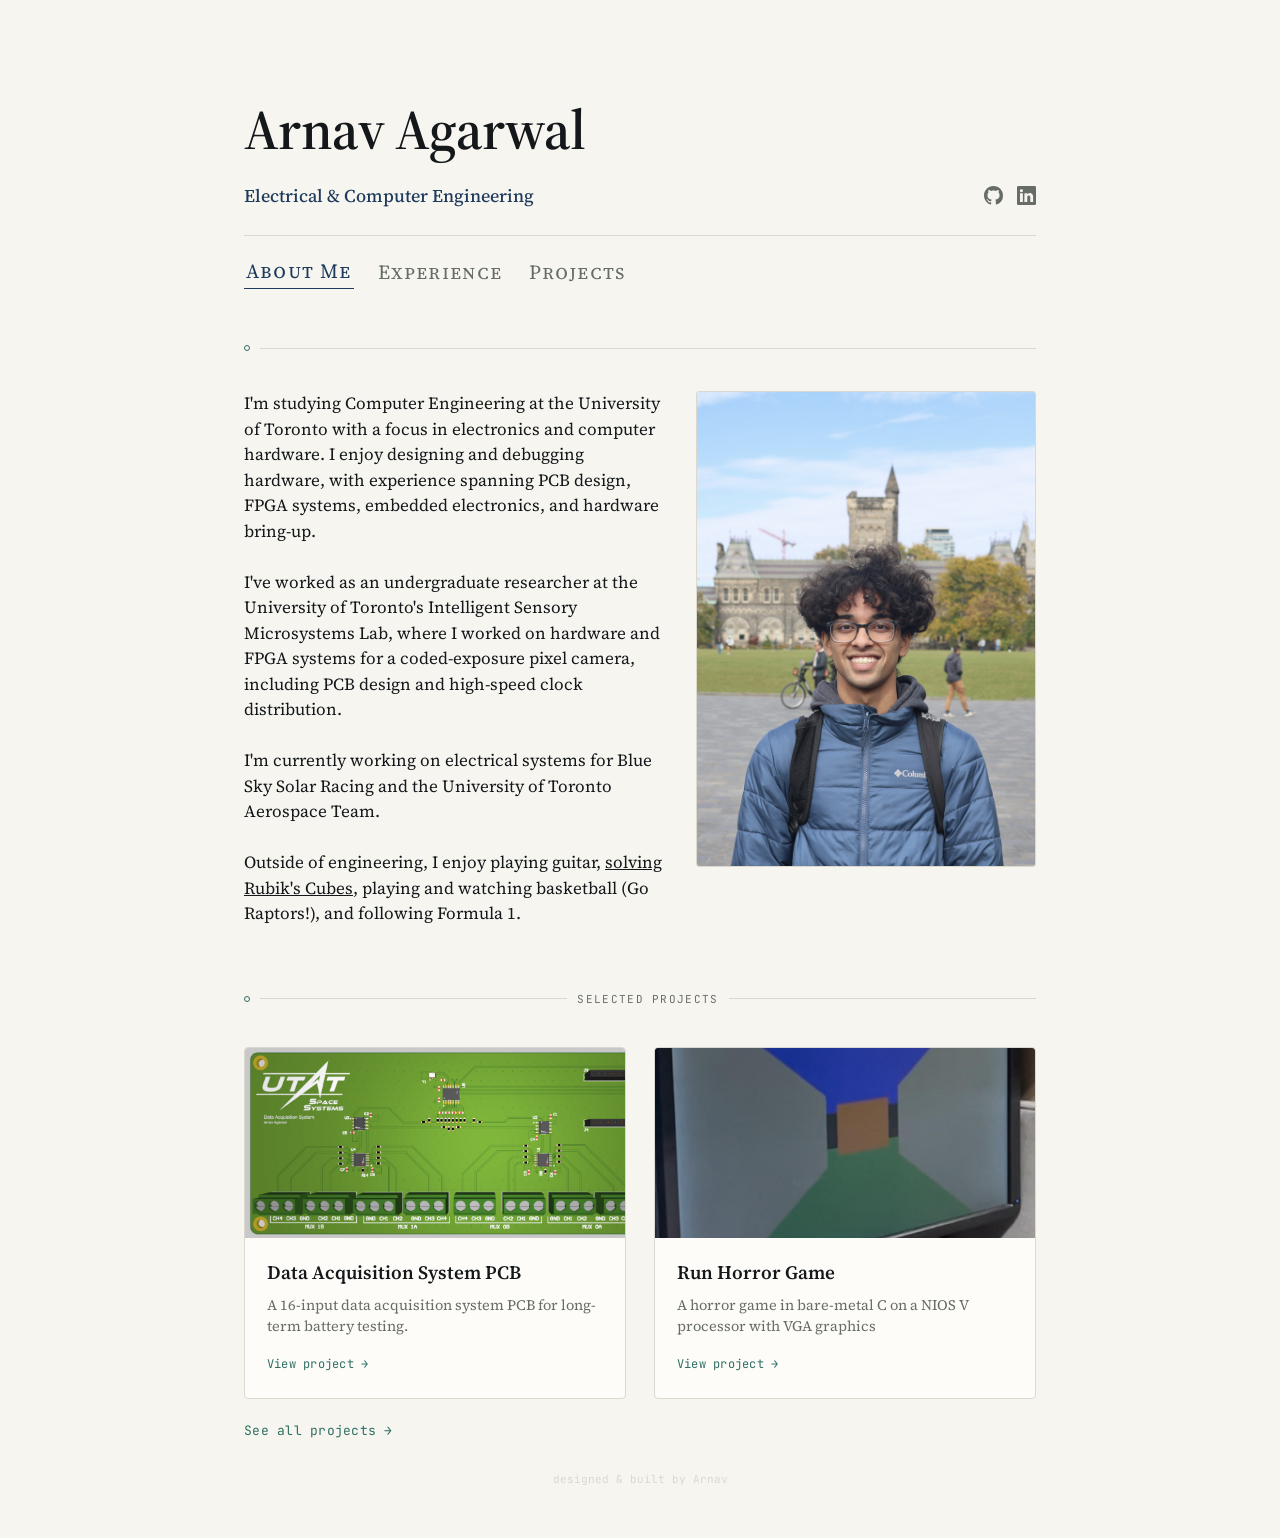
<file: index.html>
<!DOCTYPE html>
<html lang="en">
<head>
<meta charset="UTF-8">
<meta name="viewport" content="width=device-width, initial-scale=1.0">
<title>Arnav Agarwal</title>
<link rel="preconnect" href="https://fonts.googleapis.com">
<link rel="preconnect" href="https://fonts.gstatic.com" crossorigin>
<link href="https://fonts.googleapis.com/css2?family=Source+Serif+4:opsz,wght@8..60,400;8..60,500;8..60,600&family=JetBrains+Mono:wght@400;500;600&display=swap" rel="stylesheet">
<link rel="stylesheet" href="assets/css/style.css?v=8">
</head>

<body>


<main>

  <header class="page-head">
    <span class="name">Arnav Agarwal</span>
    <div class="role-row">
      <p class="role-line">Electrical &amp; Computer Engineering</p>
      <div class="social-links">
        <a href="https://github.com/arnyagrwl" target="_blank" rel="noopener" aria-label="GitHub">
          <svg viewBox="0 0 16 16" aria-hidden="true"><path fill-rule="evenodd" d="M8 0C3.58 0 0 3.58 0 8c0 3.54 2.29 6.53 5.47 7.59.4.07.55-.17.55-.38 0-.19-.01-.82-.01-1.49-2.01.37-2.53-.49-2.69-.94-.09-.23-.48-.94-.82-1.13-.28-.15-.68-.52-.01-.53.63-.01 1.08.58 1.23.82.72 1.21 1.87.87 2.33.66.07-.52.28-.87.51-1.07-1.78-.2-3.64-.89-3.64-3.95 0-.87.31-1.59.82-2.15-.08-.2-.36-1.02.08-2.12 0 0 .67-.21 2.2.82.64-.18 1.32-.27 2-.27.68 0 1.36.09 2 .27 1.53-1.04 2.2-.82 2.2-.82.44 1.1.16 1.92.08 2.12.51.56.82 1.27.82 2.15 0 3.07-1.87 3.75-3.65 3.95.29.25.54.73.54 1.48 0 1.07-.01 1.93-.01 2.2 0 .21.15.46.55.38A8.013 8.013 0 0 0 16 8c0-4.42-3.58-8-8-8z"/></svg>
        </a>
        <a href="https://www.linkedin.com/in/arnavk-agarwal" target="_blank" rel="noopener" aria-label="LinkedIn">
          <svg viewBox="0 0 16 16" aria-hidden="true"><path d="M0 1.146C0 .513.526 0 1.175 0h13.65C15.474 0 16 .513 16 1.146v13.708c0 .633-.526 1.146-1.175 1.146H1.175C.526 16 0 15.487 0 14.854V1.146zm4.943 12.248V6.169H2.542v7.225h2.401zm-1.2-8.212c.837 0 1.358-.554 1.358-1.248-.015-.709-.52-1.248-1.342-1.248-.822 0-1.359.54-1.359 1.248 0 .694.521 1.248 1.327 1.248h.016zm4.908 8.212V9.359c0-.216.016-.432.08-.586.173-.431.568-.878 1.232-.878.869 0 1.216.662 1.216 1.634v3.865h2.401V9.25c0-2.22-1.184-3.252-2.764-3.252-1.274 0-1.845.7-2.165 1.193v.025h-.016l.016-.025V6.169h-2.4c.03.678 0 7.225 0 7.225h2.4z"/></svg>
        </a>
      </div>
    </div>
    <nav class="top-nav">
      <a href="/" class="active">About Me</a>
      <a href="/experience">Experience</a>
      <a href="/projects">Projects</a>
    </nav>
  </header>

  <div class="trace"><div class="via"></div><div class="seg"></div></div>

  <section id="about" class="about-layout">
    <p>
      I'm studying Computer Engineering at the University of Toronto with a focus in electronics and computer hardware. I enjoy designing and debugging hardware, with experience spanning PCB design, 
      FPGA systems, embedded electronics, and hardware bring-up.
      
      <br><br>
      I've worked as an undergraduate researcher at the University of Toronto's Intelligent Sensory Microsystems Lab, where I worked on hardware and FPGA systems for a coded-exposure pixel camera, 
      including PCB design and high-speed clock distribution.

      <br><br>
      I'm currently working on electrical systems for Blue Sky Solar Racing and the University of Toronto Aerospace Team.

      <br><br>
      Outside of engineering, I enjoy playing guitar, <a href="https://www.worldcubeassociation.org/persons/2017AGAR02" target="_blank" rel="noopener">solving Rubik's Cubes</a>, playing and watching basketball (Go Raptors!), and following Formula 1.
    </p>
    <div class="about-photo img-ph">
      <img src="assets/images/projects/index/me3-web.jpg" alt="Arnav Agarwal">
    </div>
  </section>

  <div class="trace"><div class="via"></div><div class="seg"></div><span class="label">Selected Projects</span><div class="seg"></div></div>

  <section id="featured-projects">
    <div class="project-list">

      <a class="project-row" href="/projects/DAQ">
        <div class="project-row-media">
          <div class="img-ph anchor-top-left">
            <img src="assets/images/projects/daq/daq_render.png" alt="Data Acquisition System PCB">
          </div>
        </div>
        <div class="project-row-body">
          <p class="project-title">Data Acquisition System PCB</p>
          <p class="project-desc">A 16-input data acquisition system PCB for long-term battery testing.</p>
          <span class="view-link mono">View project →</span>
        </div>
      </a>

      <a class="project-row" href="/projects/run">
        <div class="project-row-media">
          <div class="img-ph">
            <img src="assets/images/projects/run/run-cover.jpg" alt="Run Horror Game">
          </div>
        </div>
        <div class="project-row-body">
          <p class="project-title">Run Horror Game</p>
          <p class="project-desc">A horror game in bare-metal C on a NIOS V processor with VGA graphics</p>
          <span class="view-link mono">View project →</span>
        </div>
      </a>

    </div>

    <a class="see-all-link mono" href="/projects">See all projects →</a>
  </section>

</main>

<footer class="sig">designed &amp; built by Arnav</footer>

</body>
</html>
</file>
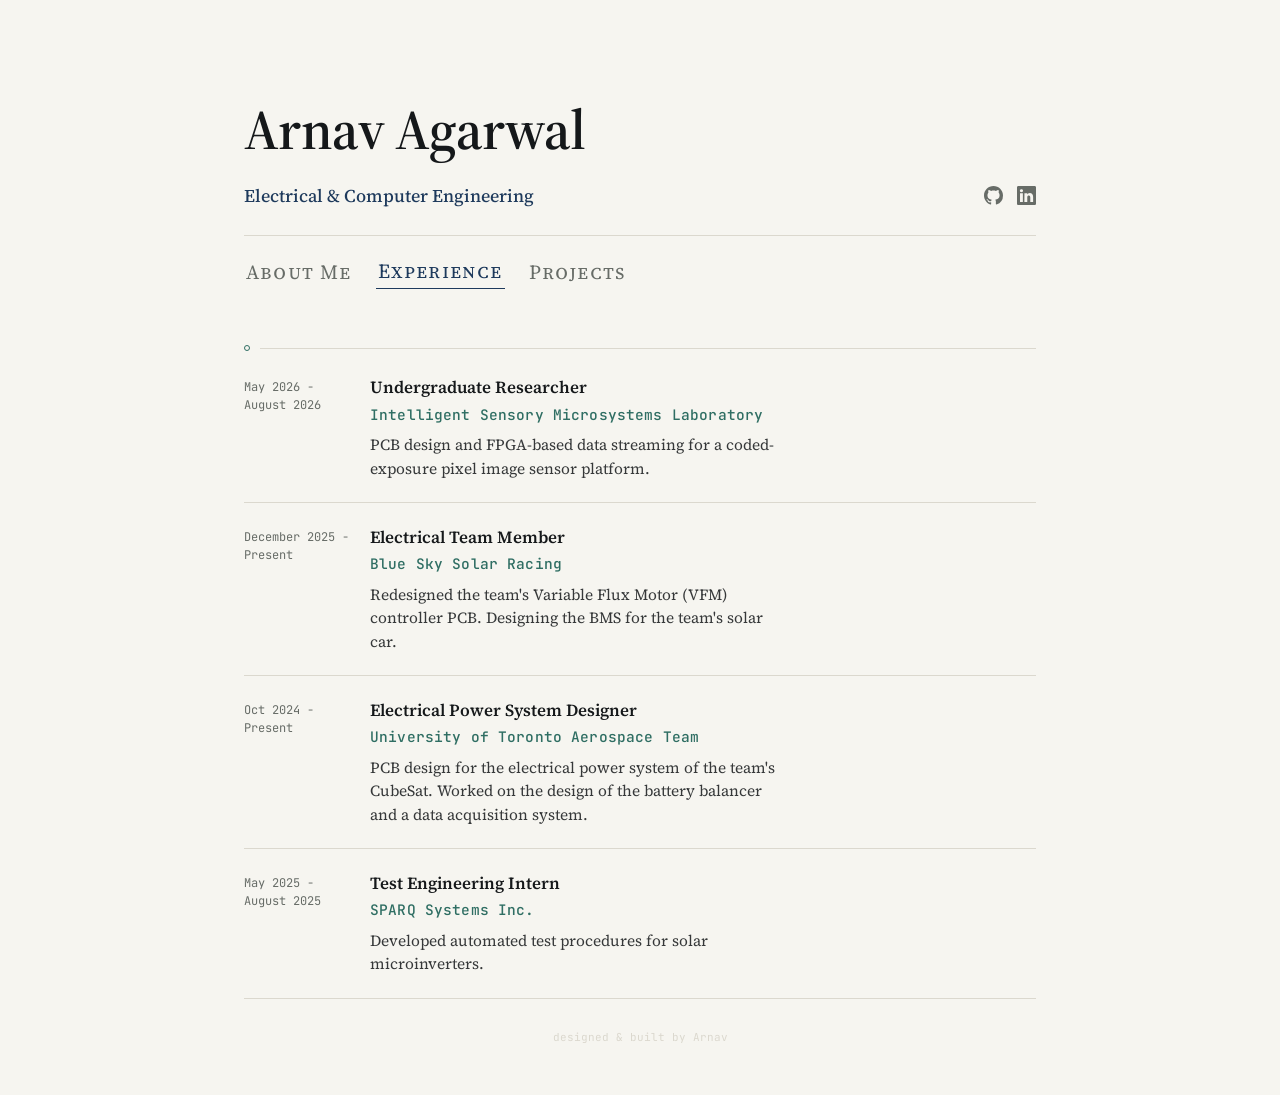
<file: experience.html>
<!DOCTYPE html>
<html lang="en">
<head>
<meta charset="UTF-8">
<meta name="viewport" content="width=device-width, initial-scale=1.0">
<title>Arnav Agarwal</title>
<link rel="preconnect" href="https://fonts.googleapis.com">
<link rel="preconnect" href="https://fonts.gstatic.com" crossorigin>
<link href="https://fonts.googleapis.com/css2?family=Source+Serif+4:opsz,wght@8..60,400;8..60,500;8..60,600&family=JetBrains+Mono:wght@400;500;600&display=swap" rel="stylesheet">
<link rel="stylesheet" href="assets/css/style.css?v=3">
</head>

<body>

<main>

  <header class="page-head">
    <span class="name">Arnav Agarwal</span>
    <div class="role-row">
      <p class="role-line">Electrical &amp; Computer Engineering</p>
      <div class="social-links">
        <a href="https://github.com/arnyagrwl" target="_blank" rel="noopener" aria-label="GitHub">
          <svg viewBox="0 0 16 16" aria-hidden="true"><path fill-rule="evenodd" d="M8 0C3.58 0 0 3.58 0 8c0 3.54 2.29 6.53 5.47 7.59.4.07.55-.17.55-.38 0-.19-.01-.82-.01-1.49-2.01.37-2.53-.49-2.69-.94-.09-.23-.48-.94-.82-1.13-.28-.15-.68-.52-.01-.53.63-.01 1.08.58 1.23.82.72 1.21 1.87.87 2.33.66.07-.52.28-.87.51-1.07-1.78-.2-3.64-.89-3.64-3.95 0-.87.31-1.59.82-2.15-.08-.2-.36-1.02.08-2.12 0 0 .67-.21 2.2.82.64-.18 1.32-.27 2-.27.68 0 1.36.09 2 .27 1.53-1.04 2.2-.82 2.2-.82.44 1.1.16 1.92.08 2.12.51.56.82 1.27.82 2.15 0 3.07-1.87 3.75-3.65 3.95.29.25.54.73.54 1.48 0 1.07-.01 1.93-.01 2.2 0 .21.15.46.55.38A8.013 8.013 0 0 0 16 8c0-4.42-3.58-8-8-8z"/></svg>
        </a>
        <a href="https://www.linkedin.com/in/arnavk-agarwal" target="_blank" rel="noopener" aria-label="LinkedIn">
          <svg viewBox="0 0 16 16" aria-hidden="true"><path d="M0 1.146C0 .513.526 0 1.175 0h13.65C15.474 0 16 .513 16 1.146v13.708c0 .633-.526 1.146-1.175 1.146H1.175C.526 16 0 15.487 0 14.854V1.146zm4.943 12.248V6.169H2.542v7.225h2.401zm-1.2-8.212c.837 0 1.358-.554 1.358-1.248-.015-.709-.52-1.248-1.342-1.248-.822 0-1.359.54-1.359 1.248 0 .694.521 1.248 1.327 1.248h.016zm4.908 8.212V9.359c0-.216.016-.432.08-.586.173-.431.568-.878 1.232-.878.869 0 1.216.662 1.216 1.634v3.865h2.401V9.25c0-2.22-1.184-3.252-2.764-3.252-1.274 0-1.845.7-2.165 1.193v.025h-.016l.016-.025V6.169h-2.4c.03.678 0 7.225 0 7.225h2.4z"/></svg>
        </a>
      </div>
    </div>
    <nav class="top-nav">
      <a href="/">About Me</a>
      <a href="/experience" class="active">Experience</a>
      <a href="/projects">Projects</a>
    </nav>
  </header>

  <div class="trace"><div class="via"></div><div class="seg"></div></div>

  <section id="experience">

    <div class="exp-item">
      <div class="exp-date mono">May 2026 - August 2026</div>
      <div>
        <p class="exp-role">Undergraduate Researcher</p>
        <p class="exp-org"><a href="https://www.eecg.utoronto.ca/~roman/" target="_blank" rel="noopener">Intelligent Sensory Microsystems Laboratory</a></p>
        <p class="exp-desc">PCB design and FPGA-based data streaming for a coded-exposure pixel image sensor platform.</p>
      </div>
    </div>

    <div class="exp-item">
      <div class="exp-date mono">December 2025 - Present</div>
      <div>
        <p class="exp-role">Electrical Team Member</p>
        <p class="exp-org"><a href="https://www.blueskysolar.org/" target="_blank" rel="noopener">Blue Sky Solar Racing</a></p>
        <p class="exp-desc">Redesigned the team's Variable Flux Motor (VFM) controller PCB. Designing the BMS for the team's solar car.</p>
      </div>
    </div>

    <div class="exp-item">
      <div class="exp-date mono">Oct 2024 - Present</div>
      <div>
        <p class="exp-role">Electrical Power System Designer</p>
        <p class="exp-org"><a href="https://www.utat.ca/space-systems" target="_blank" rel="noopener">University of Toronto Aerospace Team</a></p>
        <p class="exp-desc">PCB design for the electrical power system of the team's CubeSat. Worked on the design of the battery balancer and a data acquisition system.</p>
      </div>
    </div>    

    <div class="exp-item">
      <div class="exp-date mono">May 2025 - August 2025</div>
      <div>
        <p class="exp-role">Test Engineering Intern</p>
        <p class="exp-org"><a href="https://www.sparqsys.com/" target="_blank" rel="noopener">SPARQ Systems Inc.</a></p>
        <p class="exp-desc">Developed automated test procedures for solar microinverters.</p>
      </div>
    </div>

  </section>

</main>

<footer class="sig">designed &amp; built by Arnav</footer>

</body>
</html>
</file>
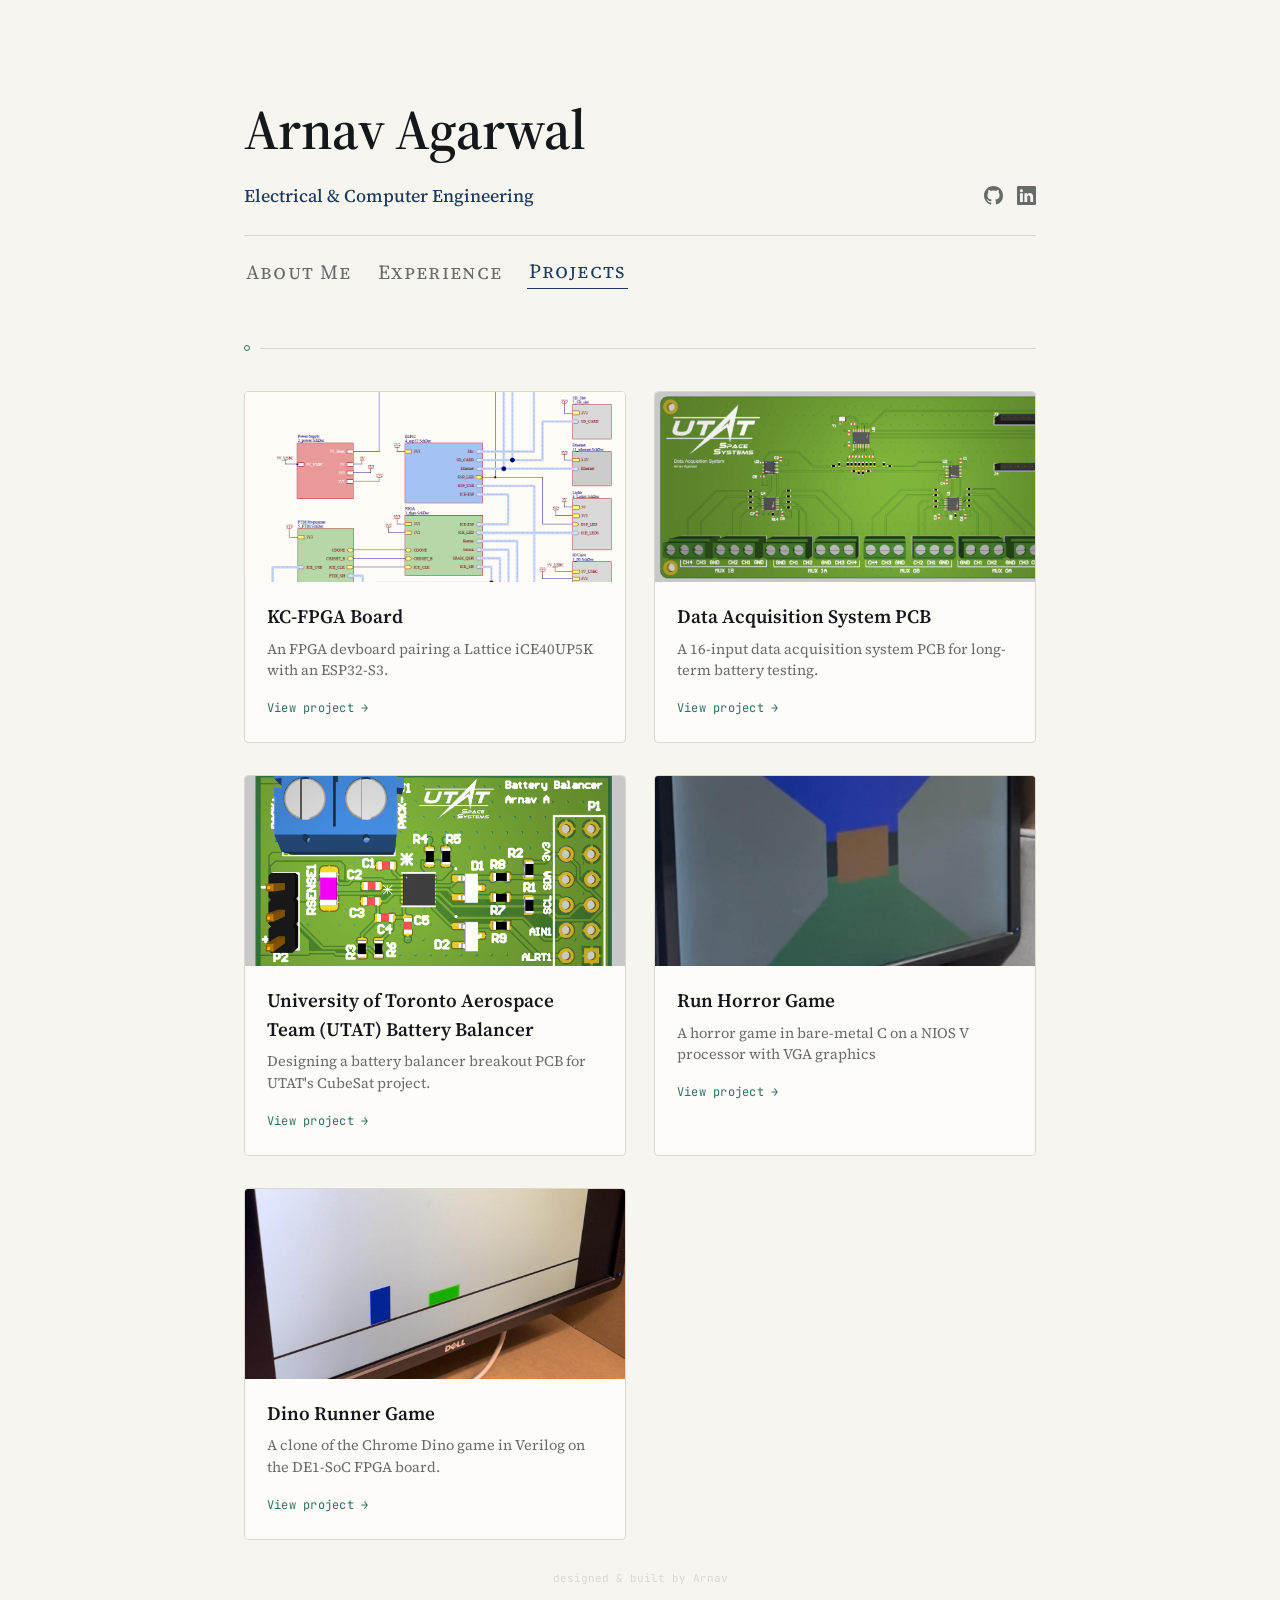
<file: projects.html>
<!DOCTYPE html>
<html lang="en">
<head>
<meta charset="UTF-8">
<meta name="viewport" content="width=device-width, initial-scale=1.0">
<title>Arnav Agarwal</title>
<link rel="preconnect" href="https://fonts.googleapis.com">
<link rel="preconnect" href="https://fonts.gstatic.com" crossorigin>
<link href="https://fonts.googleapis.com/css2?family=Source+Serif+4:opsz,wght@8..60,400;8..60,500;8..60,600&family=JetBrains+Mono:wght@400;500;600&display=swap" rel="stylesheet">
<link rel="stylesheet" href="assets/css/style.css?v=3">
</head>

<body>

<main>

  <header class="page-head">
    <span class="name">Arnav Agarwal</span>
    <div class="role-row">
      <p class="role-line">Electrical &amp; Computer Engineering</p>
      <div class="social-links">
        <a href="https://github.com/arnyagrwl" target="_blank" rel="noopener" aria-label="GitHub">
          <svg viewBox="0 0 16 16" aria-hidden="true"><path fill-rule="evenodd" d="M8 0C3.58 0 0 3.58 0 8c0 3.54 2.29 6.53 5.47 7.59.4.07.55-.17.55-.38 0-.19-.01-.82-.01-1.49-2.01.37-2.53-.49-2.69-.94-.09-.23-.48-.94-.82-1.13-.28-.15-.68-.52-.01-.53.63-.01 1.08.58 1.23.82.72 1.21 1.87.87 2.33.66.07-.52.28-.87.51-1.07-1.78-.2-3.64-.89-3.64-3.95 0-.87.31-1.59.82-2.15-.08-.2-.36-1.02.08-2.12 0 0 .67-.21 2.2.82.64-.18 1.32-.27 2-.27.68 0 1.36.09 2 .27 1.53-1.04 2.2-.82 2.2-.82.44 1.1.16 1.92.08 2.12.51.56.82 1.27.82 2.15 0 3.07-1.87 3.75-3.65 3.95.29.25.54.73.54 1.48 0 1.07-.01 1.93-.01 2.2 0 .21.15.46.55.38A8.013 8.013 0 0 0 16 8c0-4.42-3.58-8-8-8z"/></svg>
        </a>
        <a href="https://www.linkedin.com/in/arnavk-agarwal" target="_blank" rel="noopener" aria-label="LinkedIn">
          <svg viewBox="0 0 16 16" aria-hidden="true"><path d="M0 1.146C0 .513.526 0 1.175 0h13.65C15.474 0 16 .513 16 1.146v13.708c0 .633-.526 1.146-1.175 1.146H1.175C.526 16 0 15.487 0 14.854V1.146zm4.943 12.248V6.169H2.542v7.225h2.401zm-1.2-8.212c.837 0 1.358-.554 1.358-1.248-.015-.709-.52-1.248-1.342-1.248-.822 0-1.359.54-1.359 1.248 0 .694.521 1.248 1.327 1.248h.016zm4.908 8.212V9.359c0-.216.016-.432.08-.586.173-.431.568-.878 1.232-.878.869 0 1.216.662 1.216 1.634v3.865h2.401V9.25c0-2.22-1.184-3.252-2.764-3.252-1.274 0-1.845.7-2.165 1.193v.025h-.016l.016-.025V6.169h-2.4c.03.678 0 7.225 0 7.225h2.4z"/></svg>
        </a>
      </div>
    </div>
    <nav class="top-nav">
      <a href="/">About Me</a>
      <a href="/experience">Experience</a>
      <a href="/projects" class="active">Projects</a>
    </nav>
  </header>

  <div class="trace"><div class="via"></div><div class="seg"></div></div>

  <section id="projects">
    <div class="project-list">

      <a class="project-row" href="/projects/kcFPGA">
        <div class="project-row-media">
          <div class="img-ph">
            <img src="assets/images/projects/kc-fpga/ice40-cover.png" alt="KC-FPGA Board">

          </div>
        </div>
        <div class="project-row-body">
          <p class="project-title">KC-FPGA Board</p>
          <p class="project-desc">An FPGA devboard pairing a Lattice iCE40UP5K with an ESP32-S3.</p>
          <span class="view-link mono">View project →</span>
        </div>
      </a>

      <a class="project-row" href="/projects/DAQ">
        <div class="project-row-media">
          <div class="img-ph anchor-top-left">
            <img src="assets/images/projects/daq/daq_render.png" alt="Data Acquisition System PCB">
          </div>
        </div>
        <div class="project-row-body">
          <p class="project-title">Data Acquisition System PCB</p>
          <p class="project-desc">A 16-input data acquisition system PCB for long-term battery testing.</p>
          <span class="view-link mono">View project →</span>
        </div>
      </a>

      <a class="project-row" href="/projects/utatBatteryBalancer">
        <div class="project-row-media">
          <div class="img-ph">
            <img src="assets/images/projects/utat-battery-balancer/utat_battery_balancer.png" alt="Battery balancer PCB">
          </div>
        </div>
        <div class="project-row-body">
          <p class="project-title">University of Toronto Aerospace Team (UTAT) Battery Balancer</p>
          <p class="project-desc">Designing a battery balancer breakout PCB for UTAT's CubeSat project.</p>
          <span class="view-link mono">View project →</span>
        </div>
      </a>

      <a class="project-row" href="/projects/run">
        <div class="project-row-media">
          <div class="img-ph">
            <img src="assets/images/projects/run/run-cover.jpg" alt="Dino Runner Game">
          </div>
        </div>
        <div class="project-row-body">
          <p class="project-title">Run Horror Game</p>
          <p class="project-desc">A horror game in bare-metal C on a NIOS V processor with VGA graphics</p>
          <span class="view-link mono">View project →</span>
        </div>
      </a>

      <a class="project-row" href="/projects/dino">
        <div class="project-row-media">
          <div class="img-ph">
            <img src="assets/images/projects/dino/dino-cover.jpg" alt="Dino Runner Game">
          </div>
        </div>
        <div class="project-row-body">
          <p class="project-title">Dino Runner Game</p>
          <p class="project-desc">A clone of the Chrome Dino game in Verilog on the DE1-SoC FPGA board.</p>
          <span class="view-link mono">View project →</span>
        </div>
      </a>



    </div>
  </section>

</main>

<footer class="sig">designed &amp; built by Arnav</footer>

</body>
</html>
</file>
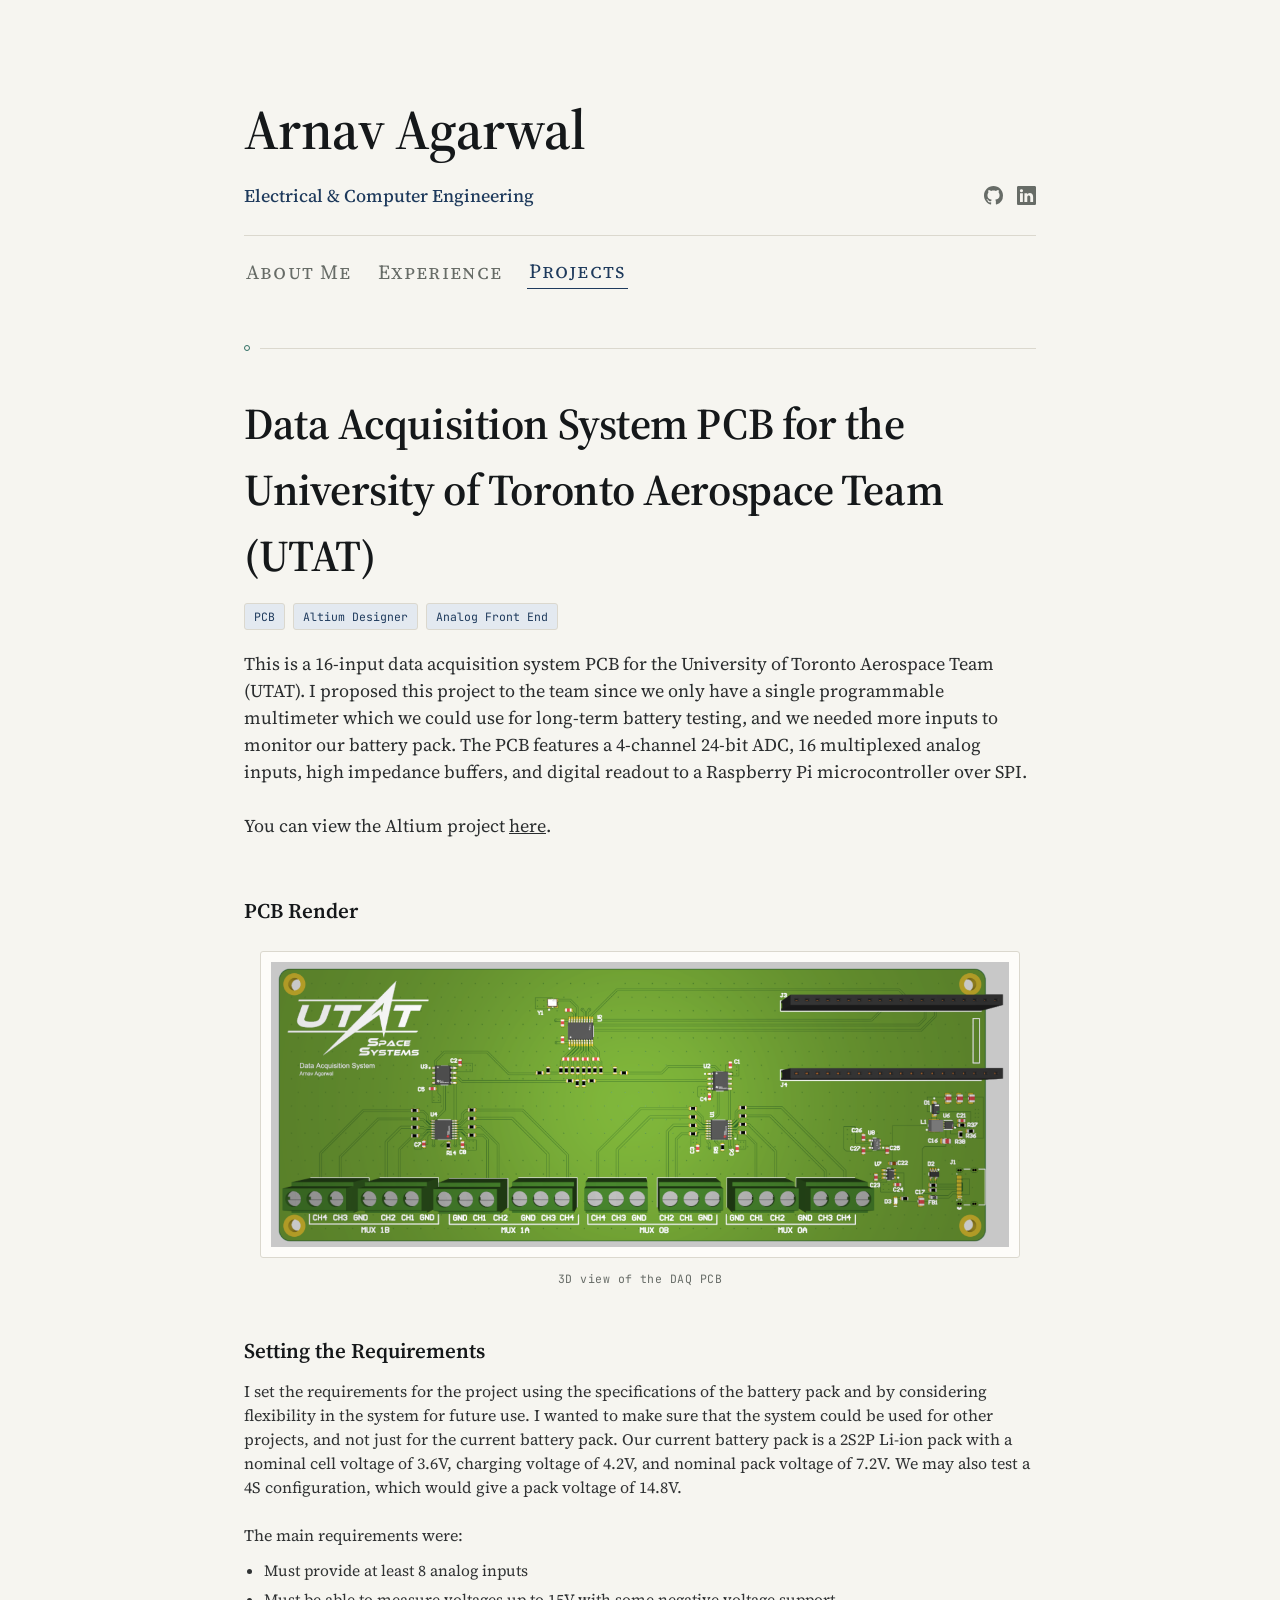
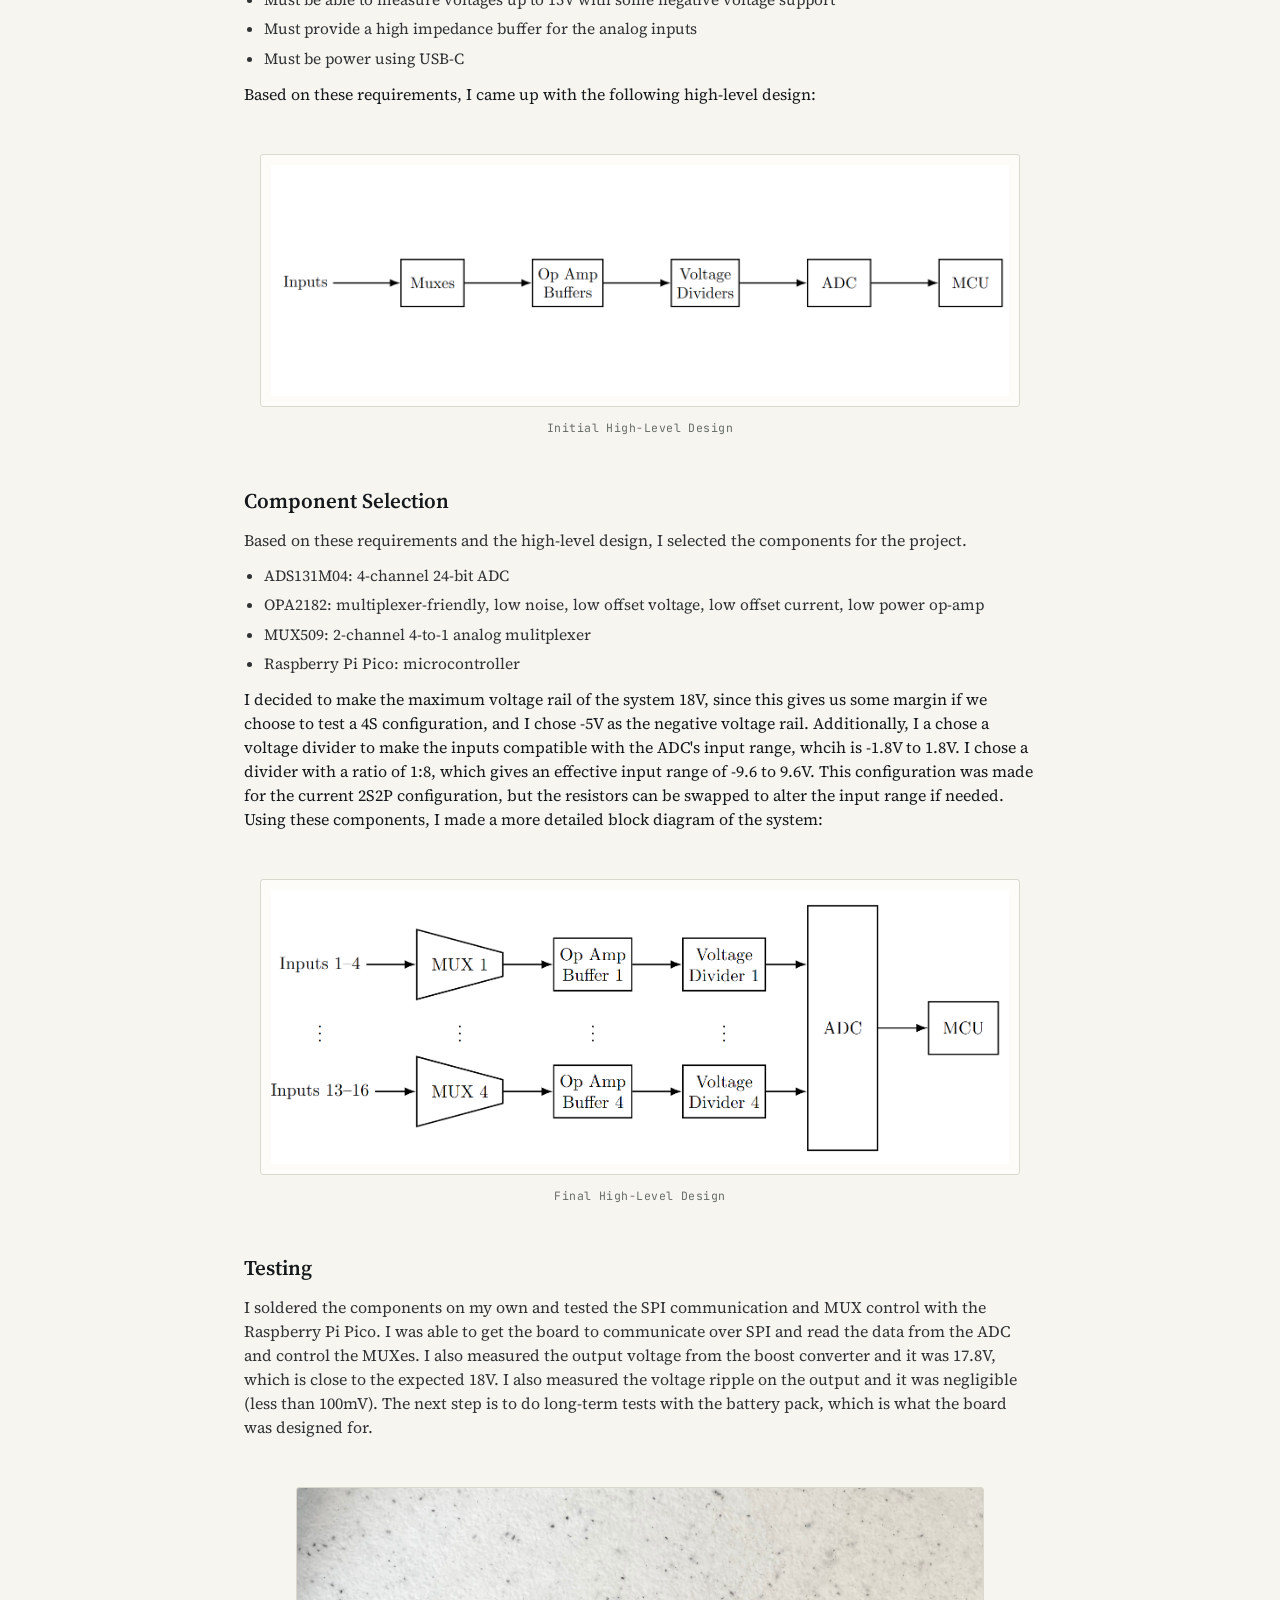
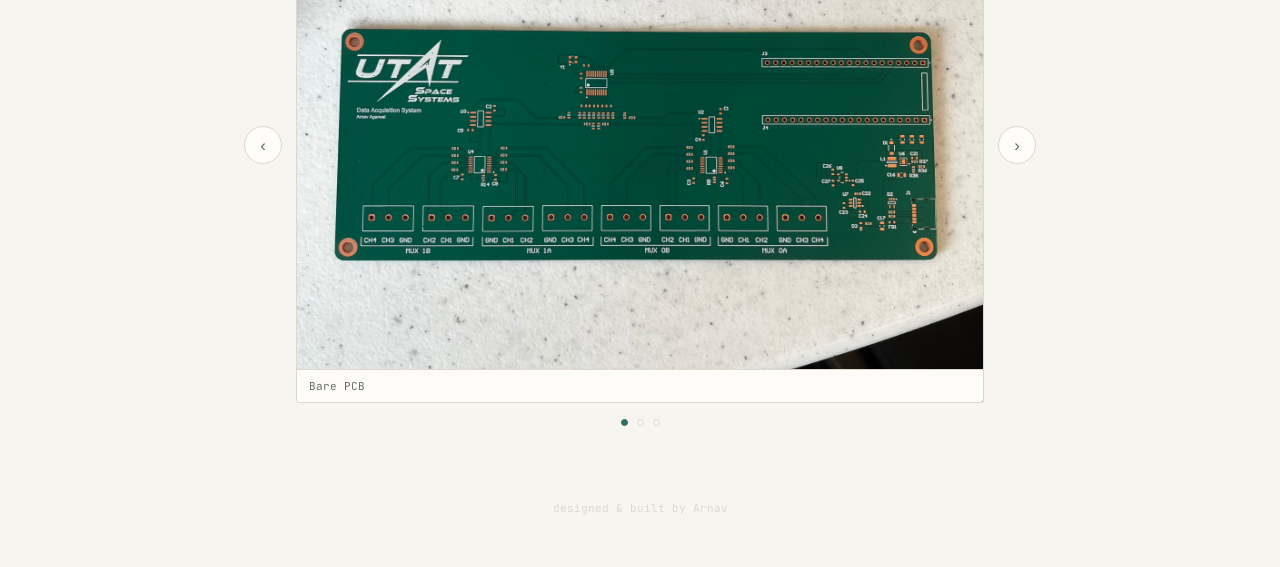
<file: projects/DAQ.html>
<!DOCTYPE html>
<html lang="en">
<head>
<meta charset="UTF-8">
<meta name="viewport" content="width=device-width, initial-scale=1.0">
<title>Arnav Agarwal</title>
<link rel="preconnect" href="https://fonts.googleapis.com">
<link rel="preconnect" href="https://fonts.gstatic.com" crossorigin>
<link href="https://fonts.googleapis.com/css2?family=Source+Serif+4:opsz,wght@8..60,400;8..60,500;8..60,600&family=JetBrains+Mono:wght@400;500;600&display=swap" rel="stylesheet">
<link rel="stylesheet" href="../assets/css/style.css?v=2">
</head>

<body>

<main class="wide">

  <header class="page-head">
    <span class="name">Arnav Agarwal</span>
    <div class="role-row">
      <p class="role-line">Electrical &amp; Computer Engineering</p>
      <div class="social-links">
        <a href="https://github.com/arnyagrwl" target="_blank" rel="noopener" aria-label="GitHub">
          <svg viewBox="0 0 16 16" aria-hidden="true"><path fill-rule="evenodd" d="M8 0C3.58 0 0 3.58 0 8c0 3.54 2.29 6.53 5.47 7.59.4.07.55-.17.55-.38 0-.19-.01-.82-.01-1.49-2.01.37-2.53-.49-2.69-.94-.09-.23-.48-.94-.82-1.13-.28-.15-.68-.52-.01-.53.63-.01 1.08.58 1.23.82.72 1.21 1.87.87 2.33.66.07-.52.28-.87.51-1.07-1.78-.2-3.64-.89-3.64-3.95 0-.87.31-1.59.82-2.15-.08-.2-.36-1.02.08-2.12 0 0 .67-.21 2.2.82.64-.18 1.32-.27 2-.27.68 0 1.36.09 2 .27 1.53-1.04 2.2-.82 2.2-.82.44 1.1.16 1.92.08 2.12.51.56.82 1.27.82 2.15 0 3.07-1.87 3.75-3.65 3.95.29.25.54.73.54 1.48 0 1.07-.01 1.93-.01 2.2 0 .21.15.46.55.38A8.013 8.013 0 0 0 16 8c0-4.42-3.58-8-8-8z"/></svg>
        </a>
        <a href="https://www.linkedin.com/in/arnavk-agarwal" target="_blank" rel="noopener" aria-label="LinkedIn">
          <svg viewBox="0 0 16 16" aria-hidden="true"><path d="M0 1.146C0 .513.526 0 1.175 0h13.65C15.474 0 16 .513 16 1.146v13.708c0 .633-.526 1.146-1.175 1.146H1.175C.526 16 0 15.487 0 14.854V1.146zm4.943 12.248V6.169H2.542v7.225h2.401zm-1.2-8.212c.837 0 1.358-.554 1.358-1.248-.015-.709-.52-1.248-1.342-1.248-.822 0-1.359.54-1.359 1.248 0 .694.521 1.248 1.327 1.248h.016zm4.908 8.212V9.359c0-.216.016-.432.08-.586.173-.431.568-.878 1.232-.878.869 0 1.216.662 1.216 1.634v3.865h2.401V9.25c0-2.22-1.184-3.252-2.764-3.252-1.274 0-1.845.7-2.165 1.193v.025h-.016l.016-.025V6.169h-2.4c.03.678 0 7.225 0 7.225h2.4z"/></svg>
        </a>
      </div>
    </div>
    <nav class="top-nav">
      <a href="/">About Me</a>
      <a href="/experience">Experience</a>
      <a href="/projects" class="active">Projects</a>
    </nav>
  </header>

  <div class="trace"><div class="via"></div><div class="seg"></div></div>

  <section class="project-hero">
    <h1>Data Acquisition System PCB for the University of Toronto Aerospace Team (UTAT)</h1>
    <div class="stack-tags">
      <span class="stack-tag">PCB</span>
      <span class="stack-tag">Altium Designer</span>
      <span class="stack-tag">Analog Front End</span>
    </div>
    <p class="summary">
      This is a 16-input data acquisition system PCB for the University of Toronto Aerospace Team (UTAT). I proposed this project to the team since we only have a single
      programmable multimeter which we could use for long-term battery testing, and we needed more inputs to monitor our battery pack. The PCB features a 4-channel 24-bit ADC,
      16 multiplexed analog inputs, high impedance buffers, and digital readout to a Raspberry Pi microcontroller over SPI.
    
      <br><br>
      You can view the Altium project <a href="https://personal-viewer.365.altium.com/client/index.html?feature=embed&source=3EE80E79-2A39-444F-8DC5-380FFD24C16E&activeView=PCB" target="_blank" rel="noopener">here</a>.
    </p>
  </section>

  <div class="doc-section doc-section--figure">
    <h3>PCB Render</h3>
    <figure class="doc-figure">
      <img src="../assets/images/projects/daq/daq_render.png" alt="3D view of the DAQ PCB">
      <figcaption>3D view of the DAQ PCB</figcaption>
    </figure>
  </div>

  <div class="doc-section">
    <h3>Setting the Requirements</h3>
    <p>
      I set the requirements for the project using the specifications of the battery pack and by considering flexibility in the system for future use. I wanted to make sure
      that the system could be used for other projects, and not just for the current battery pack.
      
      Our current battery pack is a 2S2P Li-ion pack with a nominal cell voltage of 3.6V, charging voltage of 4.2V, and nominal pack voltage of 7.2V. We may also test a 4S configuration, which would give a 
      pack voltage of 14.8V.
      
      <br><br>

      The main requirements were:

      <ul>
        <li>Must provide at least 8 analog inputs</li>
        <li>Must be able to measure voltages up to 15V with some negative voltage support</li>
        <li>Must provide a high impedance buffer for the analog inputs</li>
        <li>Must be power using USB-C</li>
      </ul>

      Based on these requirements, I came up with the following high-level design:
    </p>
    <div class="doc-section doc-section--figure">

      <figure class="doc-figure">
        <img src="../assets/images/projects/daq/initial_block.png" alt="Initial High-Level Design">
        <figcaption>Initial High-Level Design</figcaption>
      </figure>
    </div>

  </div>

  <div class="doc-section">
    <h3>Component Selection</h3>
    <p>
      Based on these requirements and the high-level design, I selected the components for the project. 

      <ul>
        <li>ADS131M04: 4-channel 24-bit ADC</li>
        <li>OPA2182: multiplexer-friendly, low noise, low offset voltage, low offset current, low power op-amp</li>
        <li>MUX509: 2-channel 4-to-1 analog mulitplexer</li>
        <li>Raspberry Pi Pico: microcontroller</li>
      </ul>

      I decided to make the maximum voltage rail of the system 18V, since this gives us some margin if we choose to test a 4S configuration, and I chose -5V as the negative voltage rail.
      Additionally, I a chose a voltage divider to make the inputs compatible with the ADC's input range, whcih is -1.8V to 1.8V. I chose a divider with a ratio of 1:8, which gives an 
      effective input range of -9.6 to 9.6V. This configuration was made for the current 2S2P configuration, but the resistors can be swapped to alter the input range if needed.

      Using these components, I made a more detailed block diagram of the system:
    </p>

      <div class="doc-section doc-section--figure">

        <figure class="doc-figure">
          <img src="../assets/images/projects/daq/final_block.png" alt="Final High-Level Design">
          <figcaption>Final High-Level Design</figcaption>
        </figure>
      </div>
    
  </div>



  <div class="doc-section">
    <h3>Testing</h3>
    <p>
      I soldered the components on my own and tested the SPI communication and MUX control with the Raspberry Pi Pico. I was able to get the board to communicate over SPI and read the data from the ADC and 
      control the MUXes. I also measured the output voltage from the boost converter and it was 17.8V, which is close to the expected 18V. I also measured the voltage 
      ripple on the output and it was negligible (less than 100mV). The next step is to do long-term tests with the battery pack, which is what the board was designed for.
    </p>
</div>

<div class="slider" data-slider>
  <div class="slider-frame">
    <button class="slider-arrow prev" data-slider-prev aria-label="Previous image">‹</button>
    <div class="slider-track">
      <div class="img-ph slide is-active" data-slide>
        <span class="cap">Bare PCB</span>
        <img src="../assets/images/projects/daq/daq_empty.jpg" alt="Bare PCB">
      </div>
      <div class="img-ph slide" data-slide>
        <span class="cap">Assembled PCB</span>
        <img src="../assets/images/projects/daq/daq_soldered.jpg" alt="Completed PCB">
      </div>
      <div class="img-ph slide" data-slide>
        <span class="cap">Testing setup. Had to tape the USB-C connector to the board to prevent it from being pulled out.</span>
        <img src="../assets/images/projects/daq/daq_on.jpg" alt="DAQ board with Pi Pico to test the SPI communication and MUX control">
      </div>
    </div>
    <button class="slider-arrow next" data-slider-next aria-label="Next image">›</button>
  </div>
  <div class="slider-dots" data-slider-dots>
    <button class="dot is-active" aria-label="Show image 1"></button>
    <button class="dot" aria-label="Show image 2"></button>
    <button class="dot" aria-label="Show image 3"></button>
  </div>
</div>

</main>

<footer class="sig">designed &amp; built by Arnav</footer>

<div class="lightbox-overlay" id="lightbox-overlay">
  <button class="lightbox-close" id="lightbox-close" aria-label="Close">×</button>
  <div class="img-ph"></div>
</div>

<script src="../assets/js/script.js"></script>
</body>
</html>
</file>
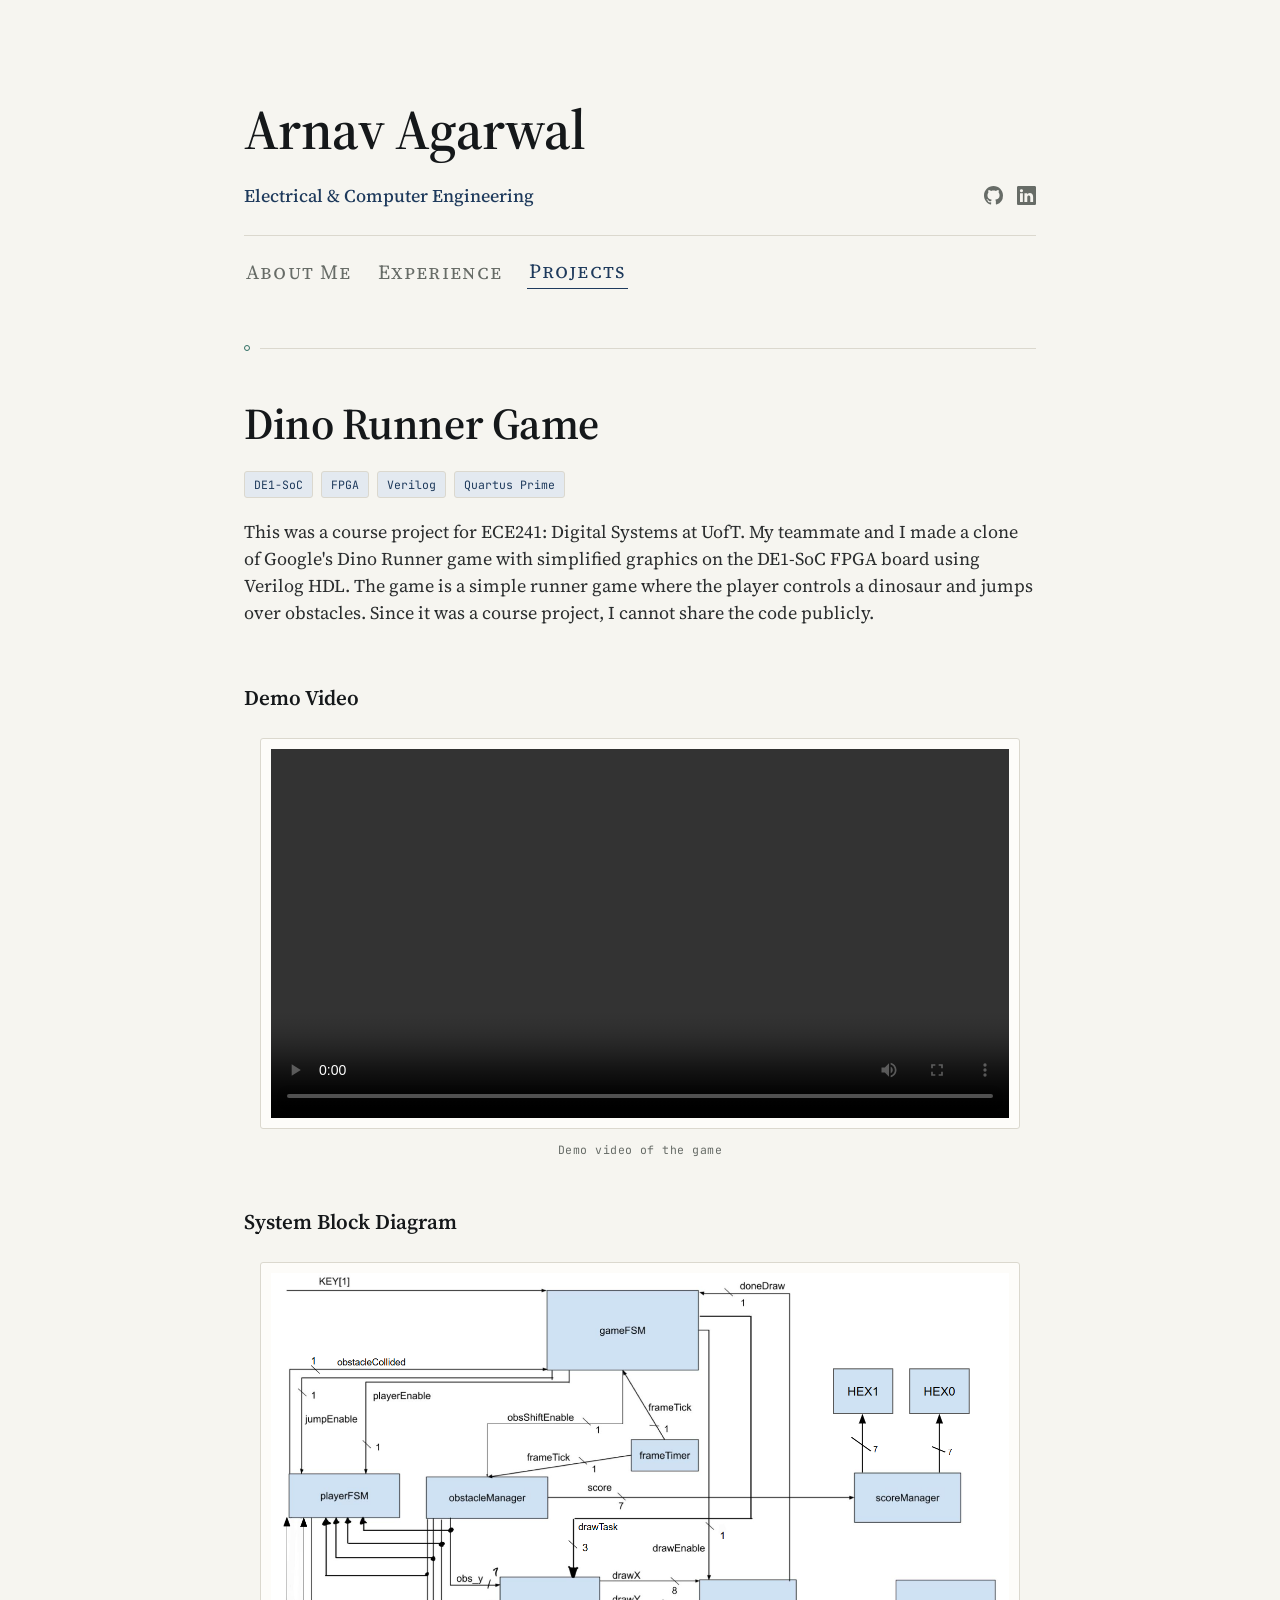
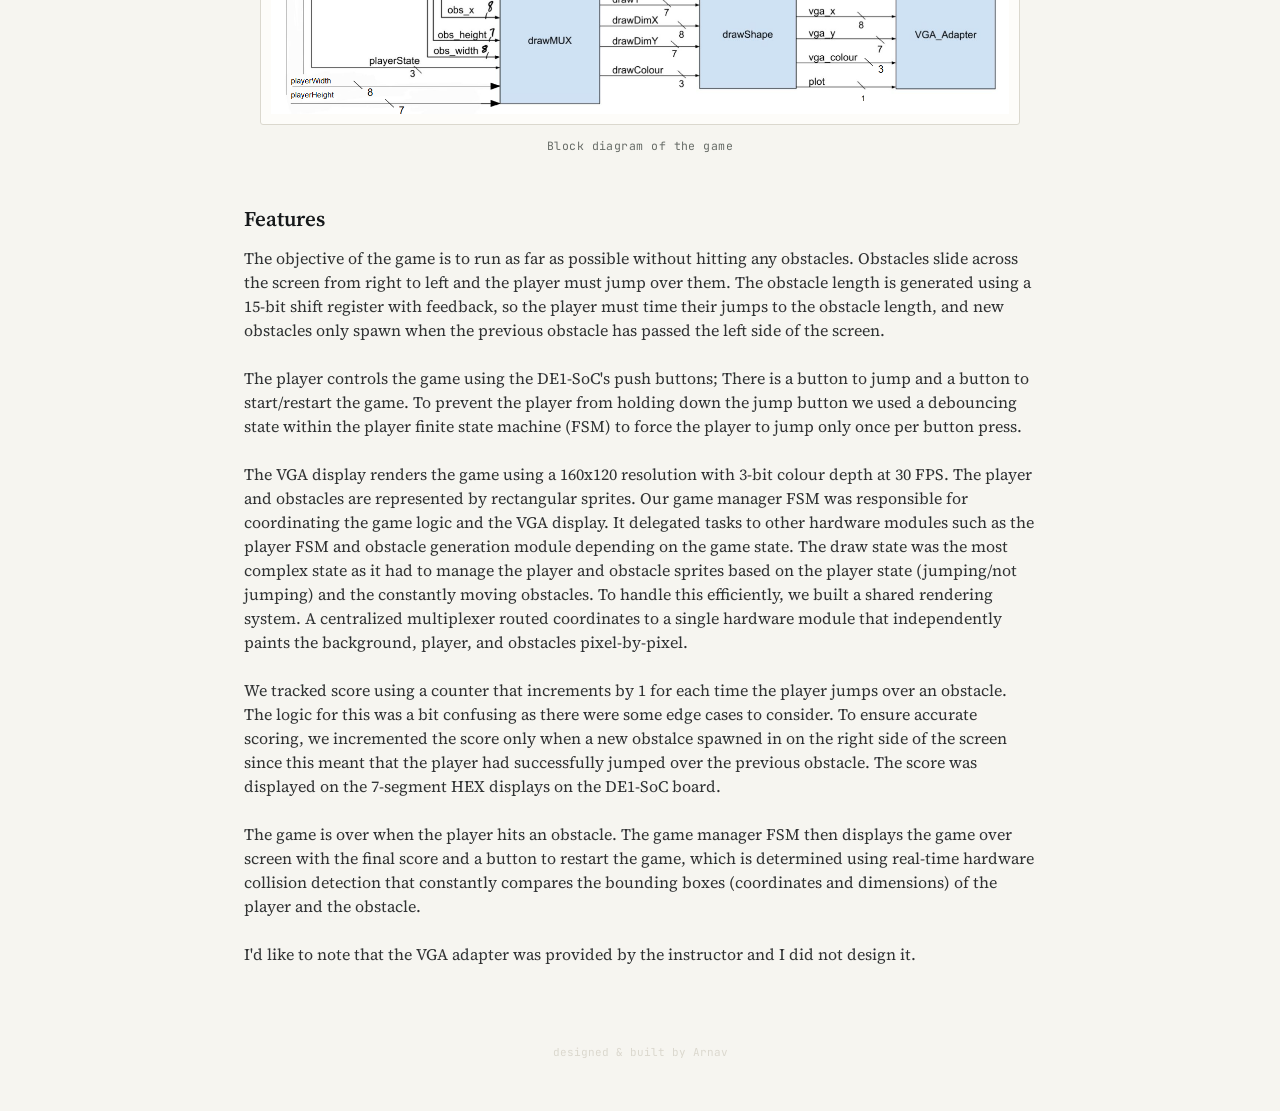
<file: projects/dino.html>
<!DOCTYPE html>
<html lang="en">
<head>
<meta charset="UTF-8">
<meta name="viewport" content="width=device-width, initial-scale=1.0">
<title>Arnav Agarwal</title>
<link rel="preconnect" href="https://fonts.googleapis.com">
<link rel="preconnect" href="https://fonts.gstatic.com" crossorigin>
<link href="https://fonts.googleapis.com/css2?family=Source+Serif+4:opsz,wght@8..60,400;8..60,500;8..60,600&family=JetBrains+Mono:wght@400;500;600&display=swap" rel="stylesheet">
<link rel="stylesheet" href="../assets/css/style.css?v=3">
</head>

<body>

<main class="wide">

  <header class="page-head">
    <span class="name">Arnav Agarwal</span>
    <div class="role-row">
      <p class="role-line">Electrical &amp; Computer Engineering</p>
      <div class="social-links">
        <a href="https://github.com/arnyagrwl" target="_blank" rel="noopener" aria-label="GitHub">
          <svg viewBox="0 0 16 16" aria-hidden="true"><path fill-rule="evenodd" d="M8 0C3.58 0 0 3.58 0 8c0 3.54 2.29 6.53 5.47 7.59.4.07.55-.17.55-.38 0-.19-.01-.82-.01-1.49-2.01.37-2.53-.49-2.69-.94-.09-.23-.48-.94-.82-1.13-.28-.15-.68-.52-.01-.53.63-.01 1.08.58 1.23.82.72 1.21 1.87.87 2.33.66.07-.52.28-.87.51-1.07-1.78-.2-3.64-.89-3.64-3.95 0-.87.31-1.59.82-2.15-.08-.2-.36-1.02.08-2.12 0 0 .67-.21 2.2.82.64-.18 1.32-.27 2-.27.68 0 1.36.09 2 .27 1.53-1.04 2.2-.82 2.2-.82.44 1.1.16 1.92.08 2.12.51.56.82 1.27.82 2.15 0 3.07-1.87 3.75-3.65 3.95.29.25.54.73.54 1.48 0 1.07-.01 1.93-.01 2.2 0 .21.15.46.55.38A8.013 8.013 0 0 0 16 8c0-4.42-3.58-8-8-8z"/></svg>
        </a>
        <a href="https://www.linkedin.com/in/arnavk-agarwal" target="_blank" rel="noopener" aria-label="LinkedIn">
          <svg viewBox="0 0 16 16" aria-hidden="true"><path d="M0 1.146C0 .513.526 0 1.175 0h13.65C15.474 0 16 .513 16 1.146v13.708c0 .633-.526 1.146-1.175 1.146H1.175C.526 16 0 15.487 0 14.854V1.146zm4.943 12.248V6.169H2.542v7.225h2.401zm-1.2-8.212c.837 0 1.358-.554 1.358-1.248-.015-.709-.52-1.248-1.342-1.248-.822 0-1.359.54-1.359 1.248 0 .694.521 1.248 1.327 1.248h.016zm4.908 8.212V9.359c0-.216.016-.432.08-.586.173-.431.568-.878 1.232-.878.869 0 1.216.662 1.216 1.634v3.865h2.401V9.25c0-2.22-1.184-3.252-2.764-3.252-1.274 0-1.845.7-2.165 1.193v.025h-.016l.016-.025V6.169h-2.4c.03.678 0 7.225 0 7.225h2.4z"/></svg>
        </a>
      </div>
    </div>
    <nav class="top-nav">
      <a href="/">About Me</a>
      <a href="/experience">Experience</a>
      <a href="/projects" class="active">Projects</a>
    </nav>
  </header>

  <div class="trace"><div class="via"></div><div class="seg"></div></div>

  <section class="project-hero">
    <h1>Dino Runner Game</h1>
    <div class="stack-tags">
      <span class="stack-tag">DE1-SoC</span>
      <span class="stack-tag">FPGA</span>
      <span class="stack-tag">Verilog</span>
      <span class="stack-tag">Quartus Prime</span>
    </div>
    <p class="summary">This was a course project for ECE241: Digital Systems at UofT. 
      My teammate and I made a clone of Google's Dino Runner game with simplified graphics on the DE1-SoC FPGA board using Verilog HDL. 
      The game is a simple runner game where the player controls a dinosaur and jumps over obstacles.
      Since it was a course project, I cannot share the code publicly.</p>
  </section>


  <div class="doc-section doc-section--figure">
    <h3>Demo Video</h3>
    <figure class="doc-figure">
      <video src="../assets/videos/dino_demo.MOV" alt="Demo video of the game" controls></video>
      <figcaption>Demo video of the game</figcaption>
    </figure>
  </div>

  <div class="doc-section doc-section--figure">
    <h3>System Block Diagram</h3>
    <figure class="doc-figure">
      <img src="../assets/images/projects/dino/dino_block_diagram.png" alt="Block diagram of the game">
      <figcaption>Block diagram of the game</figcaption>
    </figure>
  </div>

  <div class="doc-section">
    <h3>Features</h3>
    <p>
      The objective of the game is to run as far as possible without hitting any obstacles. 
      Obstacles slide across the screen from right to left and the player must jump over them. The obstacle length is generated using a 15-bit shift register with feedback, 
      so the player must time their jumps to the obstacle length, and new obstacles only spawn when the previous obstacle has passed the left side of the screen.
      <br><br>

      The player controls the game using the DE1-SoC's push buttons; There is a button to jump and a button to start/restart the game.
      To prevent the player from holding down the jump button we used a debouncing state within the player finite state machine (FSM) to force the player to jump only once per button press.
      <br><br>
      
      The VGA display renders the game using a 160x120 resolution with 3-bit colour depth at 30 FPS. The player and obstacles are represented by rectangular sprites. 
      Our game manager FSM was responsible for coordinating the game logic and the VGA display. It delegated tasks to other hardware modules such as the player FSM and obstacle generation module depending
      on the game state. The draw state was the most complex state as it had to manage the player and obstacle sprites based on the player state (jumping/not jumping) and the constantly moving obstacles. 
      To handle this efficiently, we built a shared rendering system. A centralized multiplexer routed coordinates to a single hardware module that independently paints the background, player, and obstacles pixel-by-pixel.

      <br><br>

      We tracked score using a counter that increments by 1 for each time the player jumps over an obstacle. The logic for this was a bit confusing as there were some edge cases to consider. To ensure accurate
      scoring, we incremented the score only when a new obstalce spawned in on the right side of the screen since this meant that the player had successfully jumped over the previous obstacle. The score was 
      displayed on the 7-segment HEX displays on the DE1-SoC board.
      <br><br>

      The game is over when the player hits an obstacle. The game manager FSM then displays the game over screen with the final score and a button to restart the game,
      which is determined using real-time hardware collision detection that constantly compares the bounding boxes (coordinates and dimensions) of the player and the obstacle.
      <br><br>

      I'd like to note that the VGA adapter was provided by the instructor and I did not design it.
    </p>

  </div>


</main>

<footer class="sig">designed &amp; built by Arnav</footer>

<div class="lightbox-overlay" id="lightbox-overlay">
  <button class="lightbox-close" id="lightbox-close" aria-label="Close">×</button>
  <div class="img-ph"></div>
</div>

<script src="../assets/js/script.js"></script>
</body>
</html>
</file>
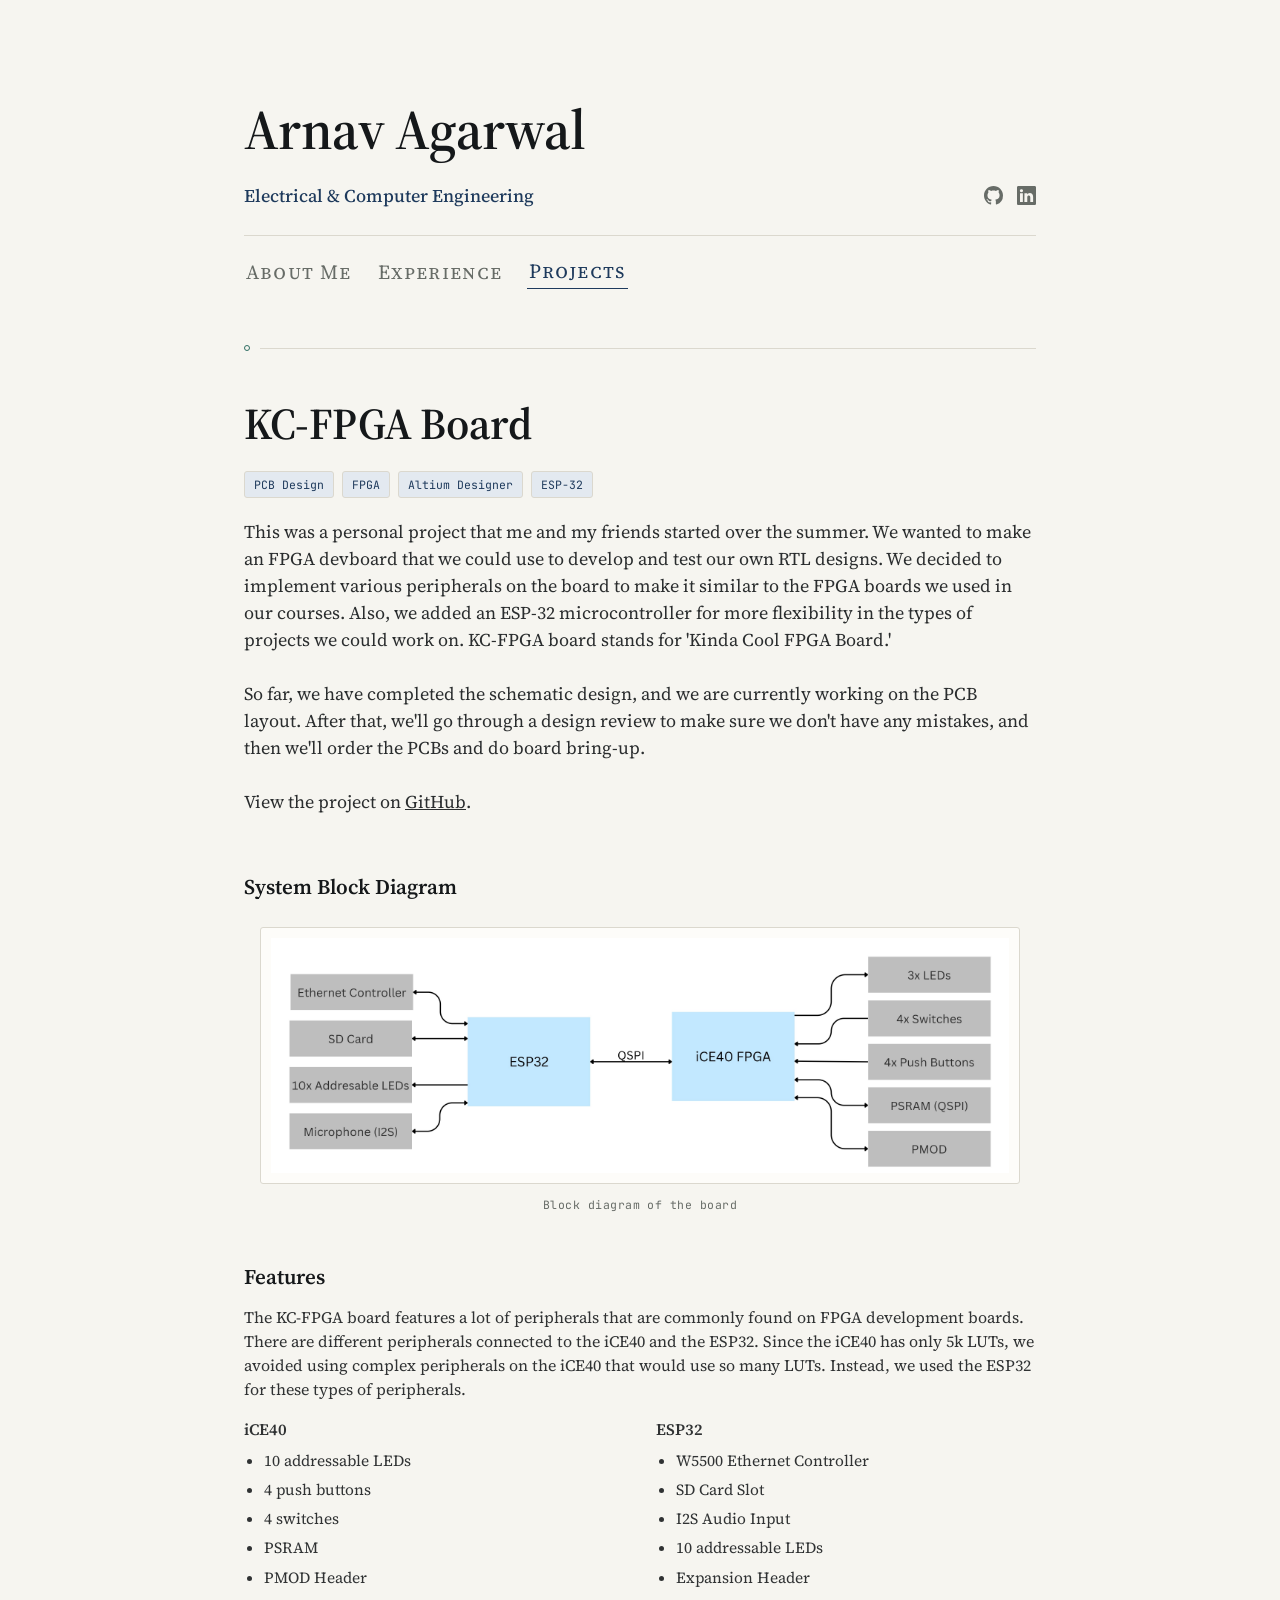
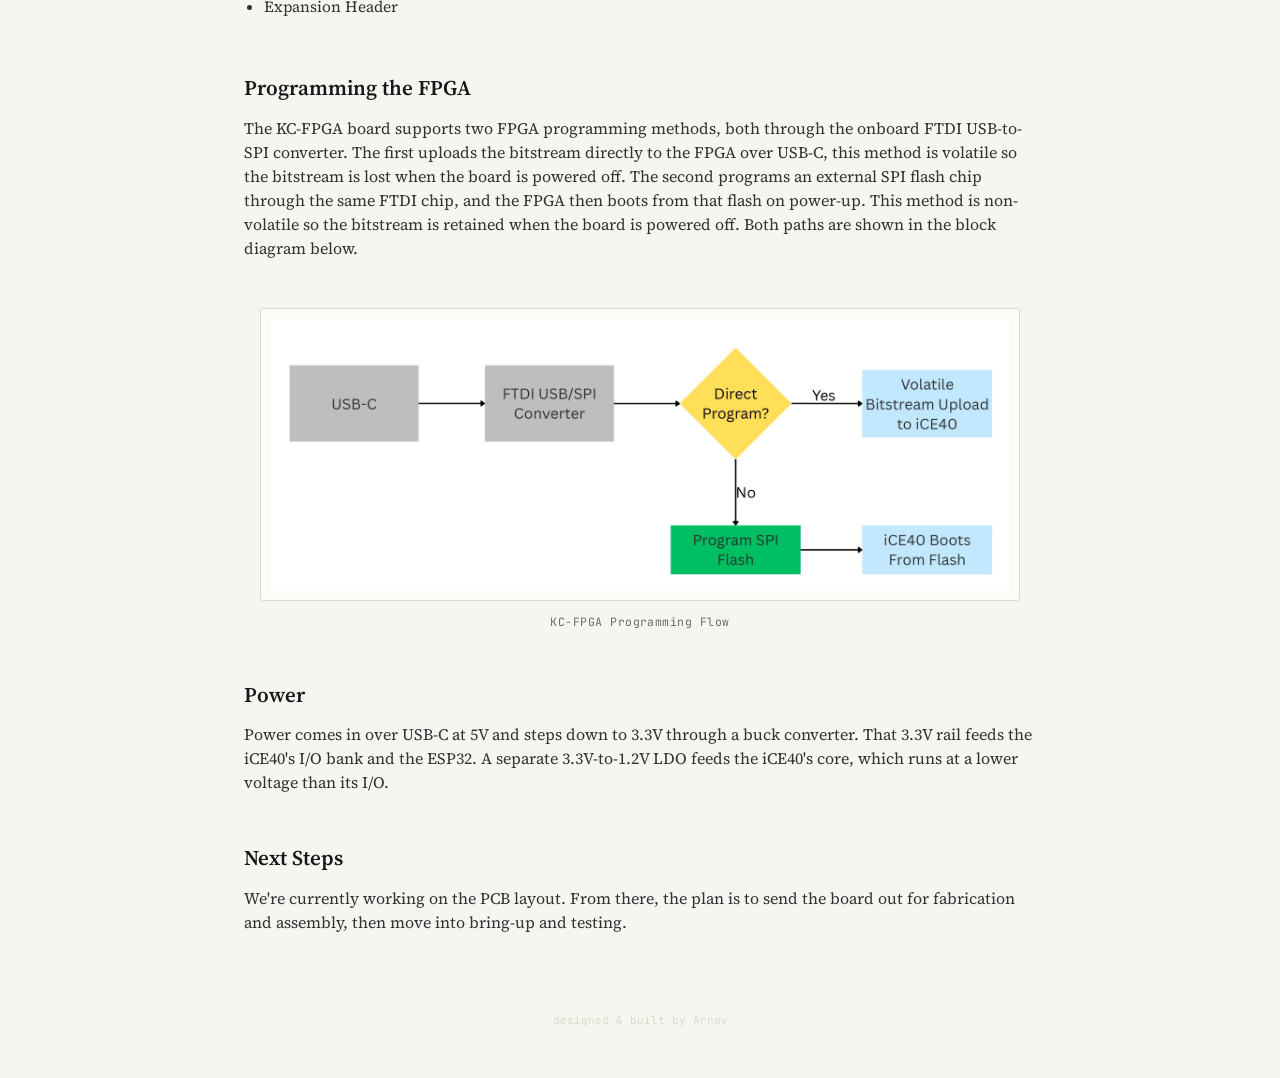
<file: projects/kcFPGA.html>
<!DOCTYPE html>
<html lang="en">
<head>
<meta charset="UTF-8">
<meta name="viewport" content="width=device-width, initial-scale=1.0">
<title>Arnav Agarwal</title>
<link rel="preconnect" href="https://fonts.googleapis.com">
<link rel="preconnect" href="https://fonts.gstatic.com" crossorigin>
<link href="https://fonts.googleapis.com/css2?family=Source+Serif+4:opsz,wght@8..60,400;8..60,500;8..60,600&family=JetBrains+Mono:wght@400;500;600&display=swap" rel="stylesheet">
<link rel="stylesheet" href="../assets/css/style.css?v=3">
</head>

<body>

<main class="wide">

  <header class="page-head">
    <span class="name">Arnav Agarwal</span>
    <div class="role-row">
      <p class="role-line">Electrical &amp; Computer Engineering</p>
      <div class="social-links">
        <a href="https://github.com/arnyagrwl" target="_blank" rel="noopener" aria-label="GitHub">
          <svg viewBox="0 0 16 16" aria-hidden="true"><path fill-rule="evenodd" d="M8 0C3.58 0 0 3.58 0 8c0 3.54 2.29 6.53 5.47 7.59.4.07.55-.17.55-.38 0-.19-.01-.82-.01-1.49-2.01.37-2.53-.49-2.69-.94-.09-.23-.48-.94-.82-1.13-.28-.15-.68-.52-.01-.53.63-.01 1.08.58 1.23.82.72 1.21 1.87.87 2.33.66.07-.52.28-.87.51-1.07-1.78-.2-3.64-.89-3.64-3.95 0-.87.31-1.59.82-2.15-.08-.2-.36-1.02.08-2.12 0 0 .67-.21 2.2.82.64-.18 1.32-.27 2-.27.68 0 1.36.09 2 .27 1.53-1.04 2.2-.82 2.2-.82.44 1.1.16 1.92.08 2.12.51.56.82 1.27.82 2.15 0 3.07-1.87 3.75-3.65 3.95.29.25.54.73.54 1.48 0 1.07-.01 1.93-.01 2.2 0 .21.15.46.55.38A8.013 8.013 0 0 0 16 8c0-4.42-3.58-8-8-8z"/></svg>
        </a>
        <a href="https://www.linkedin.com/in/arnavk-agarwal" target="_blank" rel="noopener" aria-label="LinkedIn">
          <svg viewBox="0 0 16 16" aria-hidden="true"><path d="M0 1.146C0 .513.526 0 1.175 0h13.65C15.474 0 16 .513 16 1.146v13.708c0 .633-.526 1.146-1.175 1.146H1.175C.526 16 0 15.487 0 14.854V1.146zm4.943 12.248V6.169H2.542v7.225h2.401zm-1.2-8.212c.837 0 1.358-.554 1.358-1.248-.015-.709-.52-1.248-1.342-1.248-.822 0-1.359.54-1.359 1.248 0 .694.521 1.248 1.327 1.248h.016zm4.908 8.212V9.359c0-.216.016-.432.08-.586.173-.431.568-.878 1.232-.878.869 0 1.216.662 1.216 1.634v3.865h2.401V9.25c0-2.22-1.184-3.252-2.764-3.252-1.274 0-1.845.7-2.165 1.193v.025h-.016l.016-.025V6.169h-2.4c.03.678 0 7.225 0 7.225h2.4z"/></svg>
        </a>
      </div>
    </div>
    <nav class="top-nav">
      <a href="/">About Me</a>
      <a href="/experience">Experience</a>
      <a href="/projects" class="active">Projects</a>
    </nav>
  </header>

  <div class="trace"><div class="via"></div><div class="seg"></div></div>

  <section class="project-hero">
    <h1>KC-FPGA Board</h1>
    <div class="stack-tags">
      <span class="stack-tag">PCB Design</span>
      <span class="stack-tag">FPGA</span>
      <span class="stack-tag">Altium Designer</span>
      <span class="stack-tag">ESP-32</span>
    </div>
    <p class="summary">
        This was a personal project that me and my friends started over the summer. We wanted to make an FPGA devboard that we could use to
        develop and test our own RTL designs. We decided to implement various peripherals on the board to make it similar to the FPGA boards
        we used in our courses. Also, we added an ESP-32 microcontroller for more flexibility in the types of projects we could work on. KC-FPGA board
        stands for 'Kinda Cool FPGA Board.'

        <br><br>
        So far, we have completed the schematic design, and we are currently working on the PCB layout. After that, we'll go through a design
        review to make sure we don't have any mistakes, and then we'll order the PCBs and do board bring-up.

        <br><br>
        View the project on <a href="https://github.com/dphhs/kc1-fpga" target="_blank" rel="noopener">GitHub</a>.
    </p>
  </section>

  <div class="doc-section doc-section--figure">
    <h3>System Block Diagram</h3>
    <figure class="doc-figure">
      <img src="../assets/images/projects/kc-fpga/ice40_block.jpg" alt="Block diagram of the board">
      <figcaption>Block diagram of the board</figcaption>
    </figure>
  </div>

  <div class="doc-section">
    <h3>Features</h3>
    <p>
        The KC-FPGA board features a lot of peripherals that are commonly found on FPGA development boards. There are different peripherals
        connected to the iCE40 and the ESP32. Since the iCE40 has only 5k LUTs, we avoided using complex peripherals on the iCE40 that would
        use so many LUTs. Instead, we used the ESP32 for these types of peripherals.
    </p>

    <div class="peripheral-columns">
      <div class="peripheral-col">
        <h4>iCE40</h4>
        <ul>
            <li>10 addressable LEDs</li>
            <li>4 push buttons</li>
            <li>4 switches</li>
            <li>PSRAM</li>
            <li>PMOD Header</li>
            <li>Expansion Header</li>
        </ul>
      </div>
      <div class="peripheral-col">
        <h4>ESP32</h4>
        <ul>
            <li>W5500 Ethernet Controller</li>
            <li>SD Card Slot</li>
            <li>I2S Audio Input</li>
            <li>10 addressable LEDs</li>
            <li>Expansion Header</li>
        </ul>
      </div>
    </div>
  </div>

  <div class="doc-section">
    <h3>Programming the FPGA</h3>
    <p> 
        The KC-FPGA board supports two FPGA programming methods, both through the onboard FTDI USB-to-SPI converter. 
        The first uploads the bitstream directly to the FPGA over USB-C, this method is volatile so the bitstream is lost when the board is 
        powered off. The second programs an external SPI flash chip through the same FTDI chip, and the FPGA then boots from that flash on power-up. 
        This method is non-volatile so the bitstream is retained when the board is powered off. Both paths are shown in the block diagram below.
    </p>
  </div>

  <div class="doc-section doc-section--figure">
    <figure class="doc-figure">
      <img src="../assets/images/projects/kc-fpga/ice40_program.jpg" alt="KC-FPGA Programming Flow">
      <figcaption>KC-FPGA Programming Flow</figcaption>
    </figure>
  </div>

  <div class="doc-section">
    <h3>Power</h3>
    <p>
      Power comes in over USB-C at 5V and steps down to 3.3V through a buck converter. That 3.3V rail feeds
      the iCE40's I/O bank and the ESP32. A separate 3.3V-to-1.2V LDO feeds the iCE40's core, which runs
      at a lower voltage than its I/O.
    </p>
  </div>

  <div class="doc-section">
    <h3>Next Steps</h3>
    <p>
      We're currently working on the PCB layout. From there, the plan is to send the board out for fabrication and assembly, then move into bring-up and testing.
    </p>
  </div>


</main>

<footer class="sig">designed &amp; built by Arnav</footer>

<div class="lightbox-overlay" id="lightbox-overlay">
  <button class="lightbox-close" id="lightbox-close" aria-label="Close">×</button>
  <div class="img-ph"></div>
</div>

<script src="../assets/js/script.js"></script>
</body>
</html>
</file>
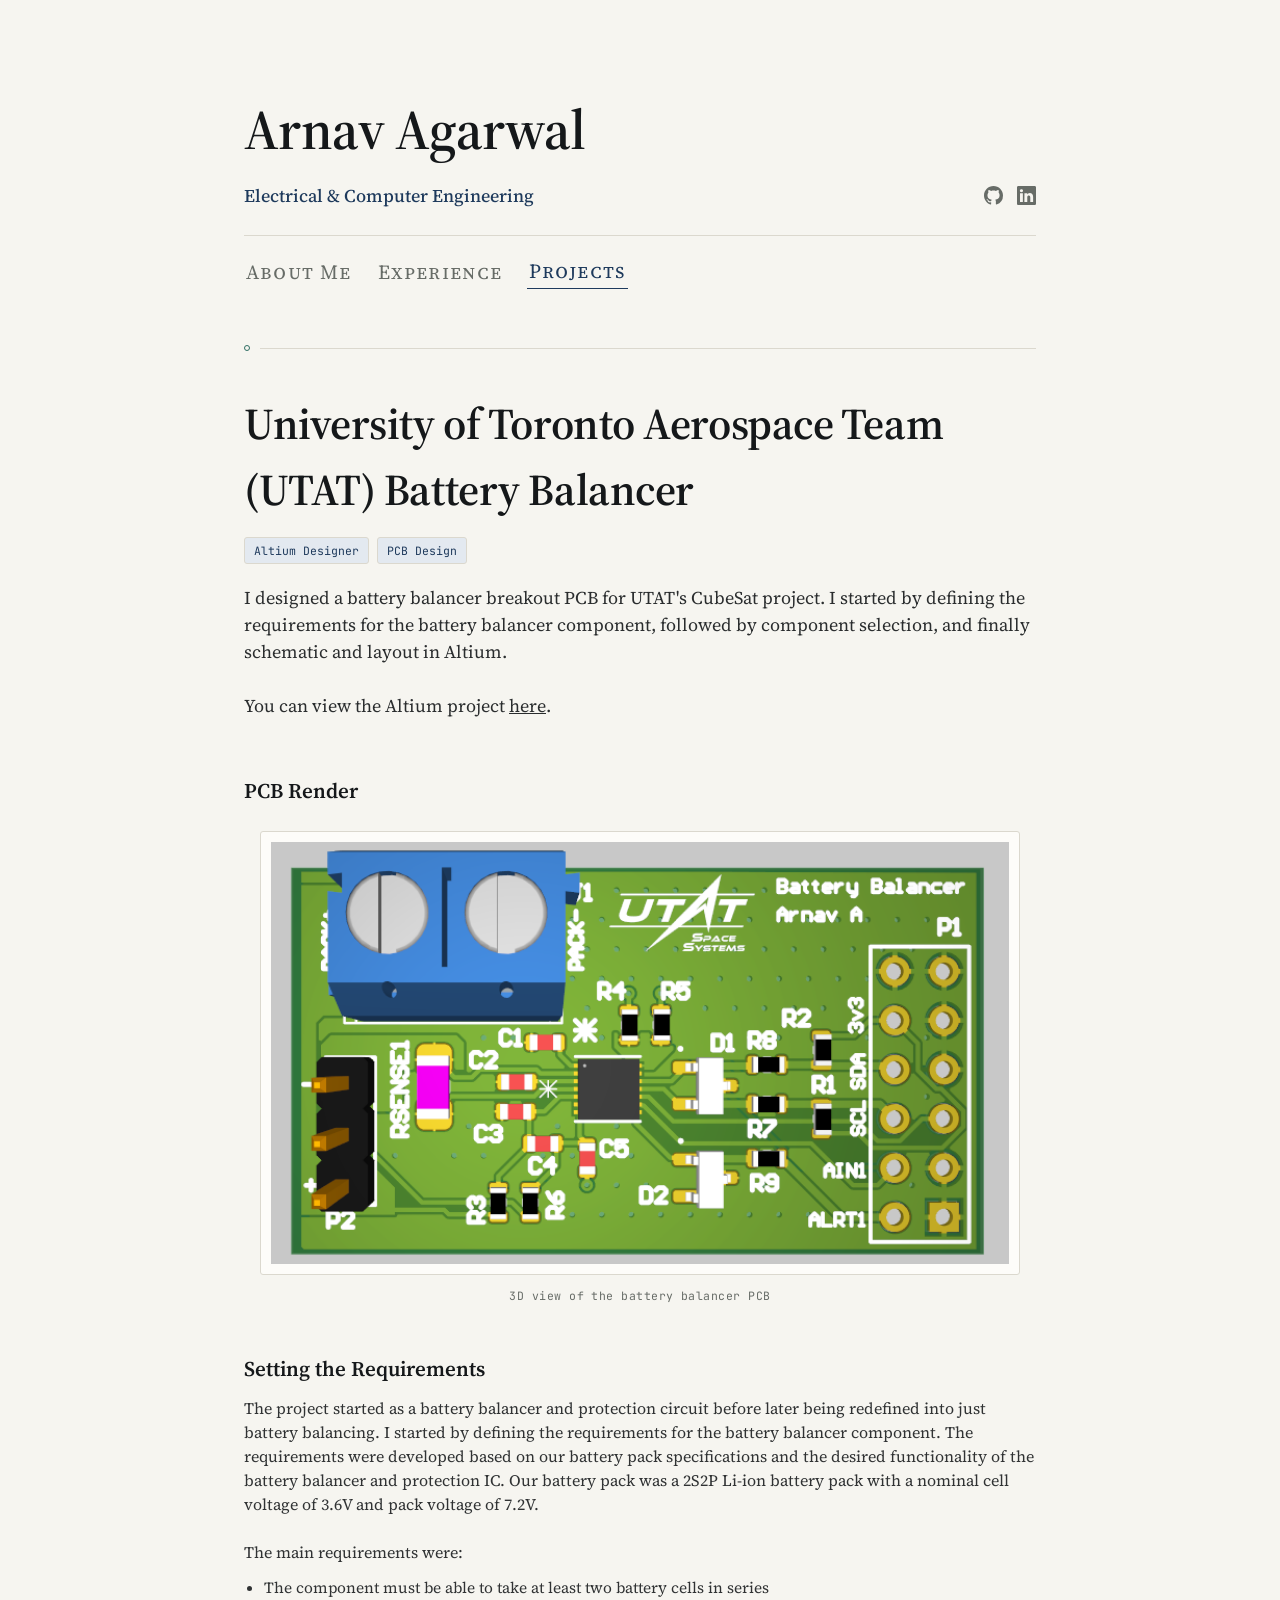
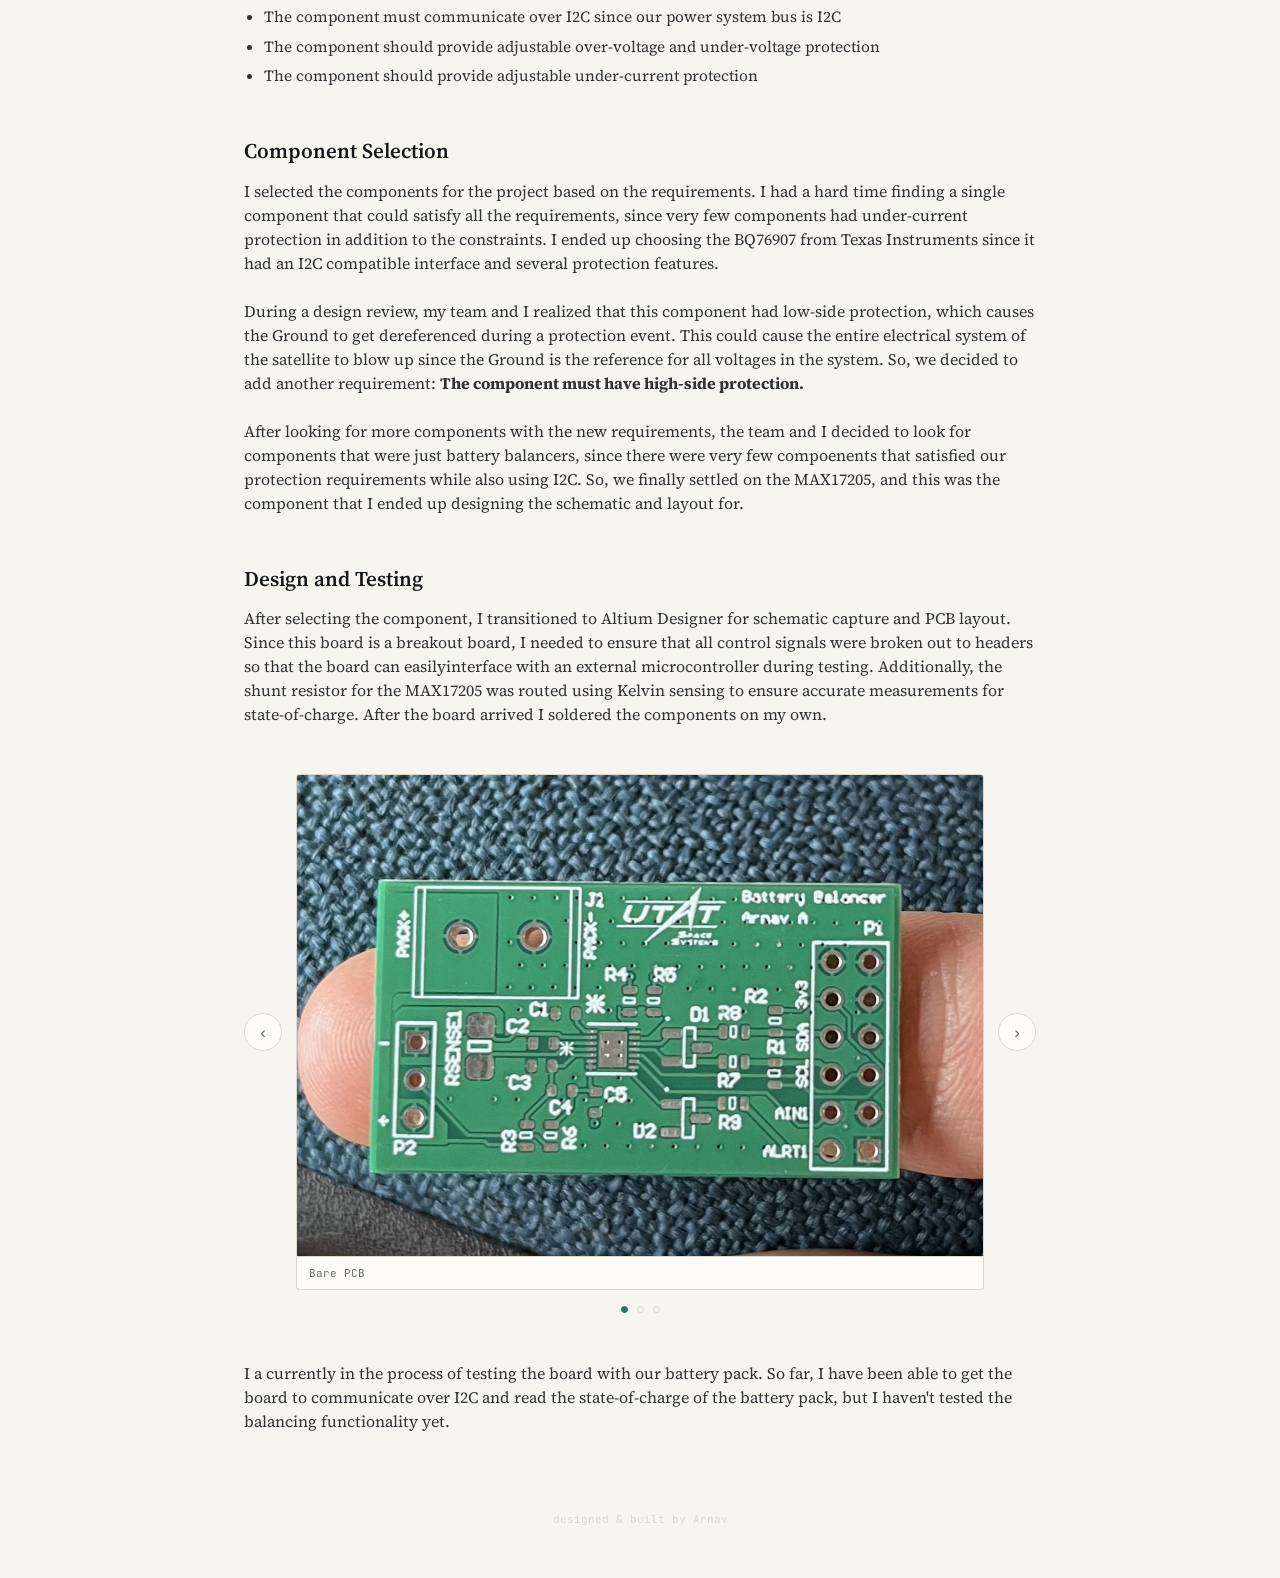
<file: projects/utatBatteryBalancer.html>
<!DOCTYPE html>
<html lang="en">
<head>
<meta charset="UTF-8">
<meta name="viewport" content="width=device-width, initial-scale=1.0">
<title>Arnav Agarwal</title>
<link rel="preconnect" href="https://fonts.googleapis.com">
<link rel="preconnect" href="https://fonts.gstatic.com" crossorigin>
<link href="https://fonts.googleapis.com/css2?family=Source+Serif+4:opsz,wght@8..60,400;8..60,500;8..60,600&family=JetBrains+Mono:wght@400;500;600&display=swap" rel="stylesheet">
<link rel="stylesheet" href="../assets/css/style.css?v=2">
</head>

<body>

<main class="wide">

  <header class="page-head">
    <span class="name">Arnav Agarwal</span>
    <div class="role-row">
      <p class="role-line">Electrical &amp; Computer Engineering</p>
      <div class="social-links">
        <a href="https://github.com/arnyagrwl" target="_blank" rel="noopener" aria-label="GitHub">
          <svg viewBox="0 0 16 16" aria-hidden="true"><path fill-rule="evenodd" d="M8 0C3.58 0 0 3.58 0 8c0 3.54 2.29 6.53 5.47 7.59.4.07.55-.17.55-.38 0-.19-.01-.82-.01-1.49-2.01.37-2.53-.49-2.69-.94-.09-.23-.48-.94-.82-1.13-.28-.15-.68-.52-.01-.53.63-.01 1.08.58 1.23.82.72 1.21 1.87.87 2.33.66.07-.52.28-.87.51-1.07-1.78-.2-3.64-.89-3.64-3.95 0-.87.31-1.59.82-2.15-.08-.2-.36-1.02.08-2.12 0 0 .67-.21 2.2.82.64-.18 1.32-.27 2-.27.68 0 1.36.09 2 .27 1.53-1.04 2.2-.82 2.2-.82.44 1.1.16 1.92.08 2.12.51.56.82 1.27.82 2.15 0 3.07-1.87 3.75-3.65 3.95.29.25.54.73.54 1.48 0 1.07-.01 1.93-.01 2.2 0 .21.15.46.55.38A8.013 8.013 0 0 0 16 8c0-4.42-3.58-8-8-8z"/></svg>
        </a>
        <a href="https://www.linkedin.com/in/arnavk-agarwal" target="_blank" rel="noopener" aria-label="LinkedIn">
          <svg viewBox="0 0 16 16" aria-hidden="true"><path d="M0 1.146C0 .513.526 0 1.175 0h13.65C15.474 0 16 .513 16 1.146v13.708c0 .633-.526 1.146-1.175 1.146H1.175C.526 16 0 15.487 0 14.854V1.146zm4.943 12.248V6.169H2.542v7.225h2.401zm-1.2-8.212c.837 0 1.358-.554 1.358-1.248-.015-.709-.52-1.248-1.342-1.248-.822 0-1.359.54-1.359 1.248 0 .694.521 1.248 1.327 1.248h.016zm4.908 8.212V9.359c0-.216.016-.432.08-.586.173-.431.568-.878 1.232-.878.869 0 1.216.662 1.216 1.634v3.865h2.401V9.25c0-2.22-1.184-3.252-2.764-3.252-1.274 0-1.845.7-2.165 1.193v.025h-.016l.016-.025V6.169h-2.4c.03.678 0 7.225 0 7.225h2.4z"/></svg>
        </a>
      </div>
    </div>
    <nav class="top-nav">
      <a href="/">About Me</a>
      <a href="/experience">Experience</a>
      <a href="/projects" class="active">Projects</a>
    </nav>
  </header>

  <div class="trace"><div class="via"></div><div class="seg"></div></div>

  <section class="project-hero">
    <h1>University of Toronto Aerospace Team (UTAT) Battery Balancer</h1>
    <div class="stack-tags">
      <span class="stack-tag">Altium Designer</span>
      <span class="stack-tag">PCB Design</span>

    </div>
      <p class="summary">
        I designed a battery balancer breakout PCB for UTAT's CubeSat project. I started by defining the requirements for the battery balancer component, followed by component selection, 
        and finally schematic and layout in Altium.

        <br><br>
        You can view the Altium project <a href="https://personal-viewer.365.altium.com/client/index.html?feature=embed&source=864A7265-B238-4821-8A32-5669A4662E80&activeView=PCB" target="_blank" rel="noopener">here</a>.
      </p>
  </section>

  <div class="doc-section doc-section--figure">
    <h3>PCB Render</h3>
    <figure class="doc-figure">
      <img src="../assets/images/projects/utat-battery-balancer/utat_battery_balancer.png" alt="3D view of the battery balancer PCB">
      <figcaption>3D view of the battery balancer PCB</figcaption>
    </figure>
  </div>

  <div class="doc-section">
    <h3>Setting the Requirements</h3>
    <p>
      The project started as a battery balancer and protection circuit before later being redefined into just battery balancing. 

      I started by defining the requirements for the battery balancer component. The requirements were developed based on our battery pack specifications and the desired functionality of the battery balancer
      and protection IC. Our battery pack was a 2S2P Li-ion battery pack with a nominal cell voltage of 3.6V and pack voltage of 7.2V. 
      
      <br><br>

      The main requirements were:

      <ul>
        <li>The component must be able to take at least two battery cells in series</li>
        <li>The component must communicate over I2C since our power system bus is I2C</li>
        <li>The component should provide adjustable over-voltage and under-voltage protection</li>
        <li>The component should provide adjustable under-current protection</li>
      </ul>

    </p>

    <div class="doc-section">
      <h3>Component Selection</h3>
      <p>
        I selected the components for the project based on the requirements. I had a hard time finding a single component that could satisfy all the requirements, since very few components had under-current 
        protection in addition to the constraints. I ended up choosing the BQ76907 from Texas Instruments since it had an I2C compatible interface and several protection features. 

        <br><br>

        During a design review, my team and I realized that this component had low-side protection, which causes the Ground to get dereferenced during a protection event. 
        This could cause the entire electrical system of the satellite to blow up since the Ground is the reference for all voltages in the system. So, we decided to add another requirement:

        <strong>The component must have high-side protection.</strong>


        <br><br>

        After looking for more components with the new requirements, the team and I decided to look for components that were just battery balancers, since there were very few compoenents that satisfied
        our protection requirements while also using I2C. So, we finally settled on the MAX17205, and this was the component that I ended up designing the schematic and layout for.
      </p>

  </div>

</div>

<div class="doc-section">
    <h3>Design and Testing</h3>
    <p>
      After selecting the component, I transitioned to Altium Designer for schematic capture and PCB layout. 
      Since this board is a breakout board, I needed to ensure that all control signals were broken out to headers so that the board can easilyinterface with an external microcontroller during testing. 
      Additionally, the shunt resistor for the MAX17205 was routed using Kelvin sensing to ensure accurate measurements for state-of-charge. 
      After the board arrived I soldered the components on my own.
    </p>
</div>

<div class="slider" data-slider>
  <div class="slider-frame">
    <button class="slider-arrow prev" data-slider-prev aria-label="Previous image">‹</button>
    <div class="slider-track">
      <div class="img-ph slide is-active" data-slide>
        <span class="cap">Bare PCB</span>
        <img src="../assets/images/projects/utat-battery-balancer/balancer_2.jpg" alt="Bare PCB">
      </div>
      <div class="img-ph slide" data-slide>
        <span class="cap">Assembled PCB</span>
        <img src="../assets/images/projects/utat-battery-balancer/balancer_clear.jpg" alt="Completed PCB">
      </div>
      <div class="img-ph slide" data-slide>
        <span class="cap">Testing setup</span>
        <img src="../assets/images/projects/utat-battery-balancer/balancer_testing.JPG" alt="Battery balancer connected to the battery pack during testing">
      </div>
    </div>
    <button class="slider-arrow next" data-slider-next aria-label="Next image">›</button>
  </div>
  <div class="slider-dots" data-slider-dots>
    <button class="dot is-active" aria-label="Show image 1"></button>
    <button class="dot" aria-label="Show image 2"></button>
    <button class="dot" aria-label="Show image 3"></button>
  </div>
</div>





<div class="doc-section">
  <p>
    I a currently in the process of testing the board with our battery pack. So far, I have been able to get the board to communicate over I2C and read the state-of-charge of the battery pack, but I haven't 
    tested the balancing functionality yet.
  </p>
</div>

  <!-- <nav class="project-nav">
    <a href="mppt.html">← Solar Car MPPT Controller</a>
    <a href="ice40.html">iCE40 + ESP32 FPGA Board →</a>
  </nav> -->

</main>

<footer class="sig">designed &amp; built by Arnav</footer>

<div class="lightbox-overlay" id="lightbox-overlay">
  <button class="lightbox-close" id="lightbox-close" aria-label="Close">×</button>
  <div class="img-ph"></div>
</div>

<script src="../assets/js/script.js"></script>
</body>
</html>
</file>
<file: assets/css/style.css>
/* ================================================================
   PORTFOLIO STYLESHEET
   This one file controls the look of every page (index.html +
   everything in /projects). Edit here and it updates the whole site.
   ================================================================

   QUICK EDITS
   -----------
   • Change colors           → edit the :root variables right below
   • Change fonts            → edit the font-family lines below
                                 (and the <link> tag in each HTML
                                 file's <head> if you swap providers)
   • Change page width       → --max (narrow pages) / --max-wide (nav,
                                 project detail pages)
   • Change project card     → see "PROJECTS: one per row" section
   • Change project page     → see "PROJECT DETAIL PAGE" section
     layout                    near the bottom of this file
   ================================================================ */

:root{
  /* Background tones */
  --paper: #F6F5F0;          /* page background */
  --paper-raised: #FDFCF9;   /* cards, image placeholders */

  /* Text tones */
  --ink: #15181A;            /* body text */
  --muted: #676C67;          /* secondary text, captions */

  /* Accent colors — change these two to re-theme the whole site */
  --pcb-navy: #1E3A5C;       /* primary accent: headings, links, hover states */
  --pcb-navy-soft: #E3E9F0;  /* light navy tint, used behind stack-tag labels */
  --accent: #2F6E63;         /* secondary accent: eyebrows, tags, dividers */
  --accent-soft: #DEEAE6;    /* light accent tint (currently unused, available) */

  --line: #DBD8CE;           /* hairline borders / dividers */

  /* Layout widths */
  --max: 840px;              /* home page content width */
  --max-wide: 840px;         /* nav bar + project detail page width */
}

*{ box-sizing: border-box; }
html{ scroll-behavior: smooth; }

body{
  margin: 0;
  background: var(--paper);
  color: var(--ink);
  font-family: 'Source Serif 4', Georgia, serif;   /* body/display serif */
  -webkit-font-smoothing: antialiased;
  line-height: 1.5;
}

.mono{ font-family: 'JetBrains Mono', ui-monospace, monospace; }  /* labels, dates, tags */
a{ color: inherit; }

main{ max-width: var(--max); margin: 0 auto; padding: 0 24px; }
main.wide{ max-width: var(--max-wide); }

/* ---------- Trace divider (signature element) ---------- */
.trace{
  display: flex;
  align-items: center;
  gap: 10px;
  margin: 64px 0 40px;
  color: var(--line);
}
.trace .seg{ flex: 1; height: 1px; background: var(--line); }
.trace .via{
  width: 6px; height: 6px; border-radius: 50%;
  border: 1.5px solid var(--accent);
  background: var(--paper);
  flex-shrink: 0;
}
.trace .label{
  font-family: 'JetBrains Mono', monospace;
  font-size: 11px;
  letter-spacing: 0.12em;
  color: var(--muted);
  text-transform: uppercase;
  white-space: nowrap;
}

/* ---------- Page header (name + role + top-nav) ----------
   Shared by index.html / experience.html / projects.html. Not
   sticky — it's part of the normal page flow, same as it appears
   on every page. The nav row sits under the name/role, separated
   by a hairline, with the current page underlined. */
.page-head{ padding: 88px 0 8px; }
.eyebrow{
  font-family: 'JetBrains Mono', monospace;
  font-size: 12px;
  letter-spacing: 0.14em;
  color: var(--accent);
  text-transform: uppercase;
  margin-bottom: 18px;
}
.name{
  display: block;
  font-size: clamp(38px, 6vw, 56px);
  font-weight: 600;
  margin: 0 0 10px;
  letter-spacing: -0.01em;
}
.role-line{ font-size: 18px; color: var(--pcb-navy); margin: 0; font-weight: 500; }
.lede{ max-width: 54ch; font-size: 17px; color: var(--ink); opacity: 0.85; margin: 40px 0 0; }

.role-row{
  display: flex;
  align-items: center;
  justify-content: space-between;
  gap: 16px;
  margin: 0 0 26px;
}
.social-links{ display: flex; gap: 14px; flex-shrink: 0; }
.social-links a{
  color: var(--muted);
  display: flex;
  transition: color .15s ease;
}
.social-links a:hover{ color: var(--pcb-navy); }
.social-links svg{ width: 19px; height: 19px; fill: currentColor; display: block; }

nav.top-nav{
  display: flex;
  gap: 22px;
  align-items: center;
  padding-top: 18px;
  border-top: 1px solid var(--line);
  font-family: 'Source Serif 4', Georgia, serif;
  font-variant: small-caps;
  letter-spacing: 0.06em;
  font-size: 20px;
}
nav.top-nav a{
  color: var(--muted);
  text-decoration: none;
  padding: 2px 2px;
  transition: color .15s ease;
}
nav.top-nav a:hover{ color: var(--pcb-navy); }
nav.top-nav a.active{
  color: var(--pcb-navy);
  border-bottom: 1px solid var(--pcb-navy);
}

/* Consistent breathing room below the nav on every page — whether
   the next element is a section (Experience/Projects) or the trace
   divider (Home), the gap under the nav is the same 48px. */
.page-head + section,
.page-head + .trace{ margin-top: 48px; }

/* ---------- Page title (Experience / Projects) ---------- */
h1.page-title{
  font-size: clamp(34px, 5vw, 46px);
  font-weight: 600;
  letter-spacing: -0.01em;
  margin: 48px 0 12px;
}
p.page-lede{
  font-size: 15.5px;
  color: var(--muted);
  font-style: italic;
  max-width: 50ch;
  margin: 0 0 44px;
}

section h2{
  font-family: 'JetBrains Mono', monospace;
  font-size: 12.5px;
  letter-spacing: 0.14em;
  text-transform: uppercase;
  color: var(--pcb-navy);
  margin: 0 0 28px;
}

.about-layout{
  display: grid;
  grid-template-columns: 1fr minmax(280px, 340px);
  gap: 32px;
  align-items: start;
}
#about p{ font-size: 17px; margin: 0; }
.about-photo{
  width: 100%;
  aspect-ratio: 5 / 7;
  min-height: 0;
}
.about-photo.img-ph{ min-height: 0; }
@media (max-width: 640px){
  .about-layout{ grid-template-columns: 1fr; }
  .about-photo{ max-width: 260px; }
}

/* ---------- Experience ---------- */
#experience{ margin-top: -16px; }
.exp-item{
  display: grid;
  grid-template-columns: 108px 1fr;
  gap: 18px;
  padding: 22px 0;
  border-top: 1px solid var(--line);
}
.exp-item:first-child{ border-top: none; padding-top: 0; }
.exp-item:last-child{ border-bottom: 1px solid var(--line); }
.exp-date{ font-family: 'JetBrains Mono', monospace; font-size: 12px; color: var(--muted); padding-top: 3px; }
.exp-role{ font-size: 17px; font-weight: 600; margin: 0 0 3px; }
.exp-org{
  font-size: 14.5px; color: var(--accent); font-weight: 500; margin: 0 0 8px;
  font-family: 'JetBrains Mono', monospace; letter-spacing: 0.01em;
}
.exp-org a{ color: inherit; text-decoration: none; }
.exp-org a:hover{ text-decoration: underline; }
.exp-desc{ font-size: 15.5px; color: var(--ink); opacity: 0.85; margin: 0; max-width: 52ch; }

/* ---------- Projects: one per row, image cards ----------
   Edit these to change the size/spacing of the cards on the
   homepage. The HTML for each card lives in index.html under
   the <div class="project-list"> — copy/paste a <a class=
   "project-row"> block there to add a new project. */
.project-list{ display: grid; grid-template-columns: repeat(2, 1fr); gap: 32px 28px; }  /* 2 cards per row; gap = space between cards */
.project-row{
  display: flex;
  flex-direction: column;
  text-decoration: none;
  color: inherit;
  background: var(--paper-raised);
  border: 1px solid var(--line);
  border-radius: 4px;
  overflow: hidden;
  transition: border-color .15s ease, transform .15s ease;
}
.project-row:hover, .project-row:focus-visible{
  border-color: var(--pcb-navy);
  transform: translateY(-2px);
  outline: none;
}
.project-row-media .img-ph{
  min-height: 190px;   /* height of the image on each homepage card */
  border: none;
  border-radius: 0;
}
.project-row-body{ padding: 20px 22px 24px; }
.project-row .project-title{ font-size: 19px; font-weight: 600; margin: 0 0 8px; }
.project-row .project-desc{
  font-size: 14.5px;
  color: var(--muted);
  margin: 0 0 12px;
  max-width: 60ch;
}
.project-row .view-link{
  font-family: 'JetBrains Mono', monospace;
  font-size: 12px;
  color: var(--accent);
  letter-spacing: 0.02em;
}
.project-row:hover .view-link{ color: var(--pcb-navy); }

@media (max-width: 640px){
  .project-list{ grid-template-columns: 1fr; }
  .project-row-media .img-ph{ min-height: 200px; }
  .project-row-body{ padding: 20px; }
}

/* Homepage teaser: reuses .project-list/.project-row above, just
   fewer cards + a link back to the full /projects page. */
.see-all-link{
  display: inline-block;
  margin-top: 22px;
  font-size: 13px;
  color: var(--accent);
  text-decoration: none;
  letter-spacing: 0.02em;
}
.see-all-link:hover{ color: var(--pcb-navy); }

/* ---------- Contact / Footer ---------- */
#contact{ padding-bottom: 90px; }
.contact-links{ display: flex; gap: 28px; margin-top: 6px; }
.contact-links a{
  font-family: 'JetBrains Mono', monospace;
  font-size: 14px;
  text-decoration: none;
  color: var(--ink);
  border-bottom: 1px solid var(--accent);
  padding-bottom: 2px;
  transition: color .15s ease;
}
.contact-links a:hover{ color: var(--pcb-navy); border-color: var(--pcb-navy); }

footer.sig{
  text-align: center;
  font-family: 'JetBrains Mono', monospace;
  font-size: 11px;
  color: var(--line);
  padding: 30px 0 50px;
}

/* ============================================================
   PROJECT DETAIL PAGE
   Styles for the individual project pages in /projects/*.html.
   Each page uses this structure — copy an existing project page
   to make a new one, or copy these block patterns within a page
   to add more sections:

     <div class="doc-section">      ← a text block (heading + paragraphs/list)
       <h3>...</h3>
       <p>...</p>
     </div>
     <div class="doc-image">        ← a full-width image below it
       <div class="img-ph"><span class="cap">caption</span></div>
     </div>

   Repeat that pair as many times as needed. Order is just
   top-to-bottom in the HTML — no left/right alternating.
   ============================================================ */

.project-hero{ padding: 0 0 8px; }
.project-hero h1{
  font-size: clamp(32px, 5vw, 44px);
  font-weight: 600;
  margin: 0 0 14px;
  letter-spacing: -0.01em;
}
.project-hero .stack-tags{
  display: flex;
  flex-wrap: wrap;
  gap: 8px;
  margin: 0 0 20px;
}
.stack-tag{
  font-family: 'JetBrains Mono', monospace;
  font-size: 11.5px;
  color: var(--pcb-navy);
  background: var(--pcb-navy-soft);
  border: 1px solid var(--line);
  border-radius: 3px;
  padding: 4px 9px;
}
.project-hero .summary{ max-width: 100ch; margin: 0 auto; font-size: 18px; opacity: 0.9; }

/* Image placeholder — once you have a photo, just drop an <img> tag
   inside the existing div, no other changes needed:
     <div class="img-ph"><span class="cap">...</span><img src="your-image.jpg" alt="..."></div>
   The img automatically fills the frame (object-fit: cover) behind the
   caption bar, at whatever size the surrounding context defines
   (card, slider frame, lightbox, etc.) — nothing to reformat by hand. */
.img-ph{
  background:
    repeating-linear-gradient(135deg, var(--line) 0, var(--line) 1px, transparent 1px, transparent 14px),
    var(--paper-raised);
  border: 1px solid var(--line);
  border-radius: 3px;
  position: relative;
  display: flex;
  align-items: flex-end;
  min-height: 220px;
  overflow: hidden;
}
.img-ph img{
  position: absolute;
  inset: 0;
  width: 100%;
  height: 100%;
  object-fit: cover;
  display: block;
}
/* Anchors the crop to the top-left corner instead of the default
   center, so the image still fills the box edge-to-edge but any
   trimming happens off the right/bottom side. */
.img-ph.anchor-top-left img{ object-position: left top; }
.img-ph .cap{
  position: relative;
  z-index: 1;
  font-family: 'JetBrains Mono', monospace;
  font-size: 11px;
  color: var(--muted);
  background: var(--paper-raised);
  padding: 8px 12px;
  border-top: 1px solid var(--line);
  width: 100%;
}

/* ---------- Image slider (replaces the old thumbnail gallery) ----------
   One image shown at a time inside <div class="slider" data-slider">.
   Pick an image with the arrows or the dots below — the mono label
   above the frame updates to that image's caption. Markup:

     <div class="slider" data-slider>
       <p class="slider-heading mono" data-slider-heading>...</p>
       <div class="slider-frame">
         <button class="slider-arrow prev" data-slider-prev>‹</button>
         <div class="slider-track">
           <div class="img-ph slide is-active" data-slide><span class="cap">...</span></div>
           <div class="img-ph slide" data-slide><span class="cap">...</span></div>
         </div>
         <button class="slider-arrow next" data-slider-next>›</button>
       </div>
       <div class="slider-dots" data-slider-dots>
         <button class="dot is-active" aria-label="Show image 1"></button>
         <button class="dot" aria-label="Show image 2"></button>
       </div>
     </div>

   Add/remove a <div class="slide"> + matching <button class="dot">
   to change the image count. No-JS fallback shows the first slide. */
.slider{ margin: 44px 0; }
.slider-heading{
  font-family: 'JetBrains Mono', monospace;
  font-size: 13px;
  letter-spacing: 0.06em;
  color: var(--accent);
  margin: 0 0 14px;
  transition: opacity .15s ease;
}
.slider-frame{ display: flex; align-items: center; gap: 14px; }
.slider-track{ flex: 1; min-width: 0; }
.slider-track .slide{ display: none; cursor: zoom-in; }
.slider-track .slide.is-active{ display: block; }
.slider-track .img-ph{
  width: 100%;
  aspect-ratio: 4 / 3;
  min-height: 0;
  height: auto;
  overflow: hidden;
}
.slider-track .img-ph .cap{
  position: absolute;
  bottom: 0;
  left: 0;
  right: 0;
  width: 100%;
}
.slider-arrow{
  flex-shrink: 0;
  width: 38px;
  height: 38px;
  border-radius: 50%;
  border: 1px solid var(--line);
  background: var(--paper-raised);
  color: var(--muted);
  font-size: 17px;
  line-height: 1;
  cursor: pointer;
  display: flex;
  align-items: center;
  justify-content: center;
  transition: color .15s ease, border-color .15s ease;
}
.slider-arrow:hover, .slider-arrow:focus-visible{ color: var(--pcb-navy); border-color: var(--pcb-navy); outline: none; }
.slider-dots{ display: flex; justify-content: center; gap: 9px; margin-top: 16px; }
.slider-dots .dot{
  width: 7px;
  height: 7px;
  padding: 0;
  border-radius: 50%;
  border: 1.5px solid var(--line);
  background: transparent;
  cursor: pointer;
  transition: background-color .15s ease, border-color .15s ease;
}
.slider-dots .dot:hover{ border-color: var(--pcb-navy); }
.slider-dots .dot.is-active{ background: var(--accent); border-color: var(--accent); }

@media (max-width: 620px){
  .slider-frame{ gap: 8px; }
  .slider-arrow{ width: 32px; height: 32px; font-size: 15px; }
}

/* Document-style flow: single column, full-width images */
.doc-section{ margin: 48px auto; max-width: 100ch; }
.doc-section h3{
  font-size: 21px;
  font-weight: 600;
  margin: 0 0 12px;
}
.doc-section p{ font-size: 16px; opacity: 0.88; margin: 0 0 12px; }
.doc-section ul{ padding-left: 20px; margin: 0 0 12px; font-size: 15.5px; opacity: 0.88; }
.doc-section li{ margin-bottom: 6px; }

.doc-section--figure{ max-width: none; }

.peripheral-columns{
  display: grid;
  grid-template-columns: 1fr 1fr;
  gap: 8px 32px;
  margin: 16px 0 12px;
}
.peripheral-col h4{
  font-size: 16px;
  font-weight: 600;
  opacity: 0.88;
  margin: 0 0 8px;
}
.peripheral-col ul{ margin: 0; }

@media (max-width: 640px){
  .peripheral-columns{ grid-template-columns: 1fr; gap: 20px; }
}

.doc-image{ margin: 40px 0; }
.doc-image .img-ph{ width: 100%; min-height: 340px; }
.doc-image img{
  width: 100%;
  display: block;
  border: 1px solid var(--line);
  border-radius: 3px;
}

/* Centered, sized figure with a mono-style label (block/system diagrams etc.) */
.doc-figure{
  margin: 24px auto 0;
  max-width: 760px;
  text-align: center;
}
.doc-figure img,
.doc-figure video{
  width: 100%;
  height: auto;
  display: block;
  border: 1px solid var(--line);
  border-radius: 3px;
  background: var(--paper-raised);
  padding: 10px;
  box-sizing: border-box;
}
.doc-figure figcaption{
  font-family: 'JetBrains Mono', monospace;
  font-size: 11.5px;
  letter-spacing: 0.04em;
  color: var(--muted);
  margin-top: 12px;
}

/* Full-width feature image */
.feature-img .img-ph{ min-height: 320px; margin: 48px 0; }

/* Lightbox */
.lightbox-overlay{
  position: fixed;
  inset: 0;
  background: rgba(21,24,26,0.82);
  display: none;
  align-items: center;
  justify-content: center;
  padding: 40px;
  z-index: 60;
}
.lightbox-overlay.open{ display: flex; }
.lightbox-overlay .img-ph{
  width: min(100%, 960px);
  aspect-ratio: 4 / 3;
  min-height: 0;
  height: auto;
  overflow: hidden;
}
.lightbox-overlay .img-ph img{ object-fit: cover; }
.lightbox-overlay .img-ph .cap{
  position: absolute;
  bottom: 0;
  left: 0;
  right: 0;
  width: 100%;
}
.lightbox-close{
  position: fixed;
  top: 24px;
  right: 30px;
  background: none;
  border: none;
  color: var(--paper);
  font-family: 'JetBrains Mono', monospace;
  font-size: 26px;
  cursor: pointer;
}

.project-nav{
  display: flex;
  justify-content: space-between;
  padding: 40px 0 20px;
  border-top: 1px solid var(--line);
  margin-top: 40px;
}
.project-nav a{
  font-family: 'JetBrains Mono', monospace;
  font-size: 12.5px;
  text-decoration: none;
  color: var(--muted);
  transition: color .15s ease;
}
.project-nav a:hover{ color: var(--pcb-navy); }

@media (prefers-reduced-motion: reduce){
  html{ scroll-behavior: auto; }
}
</file>
